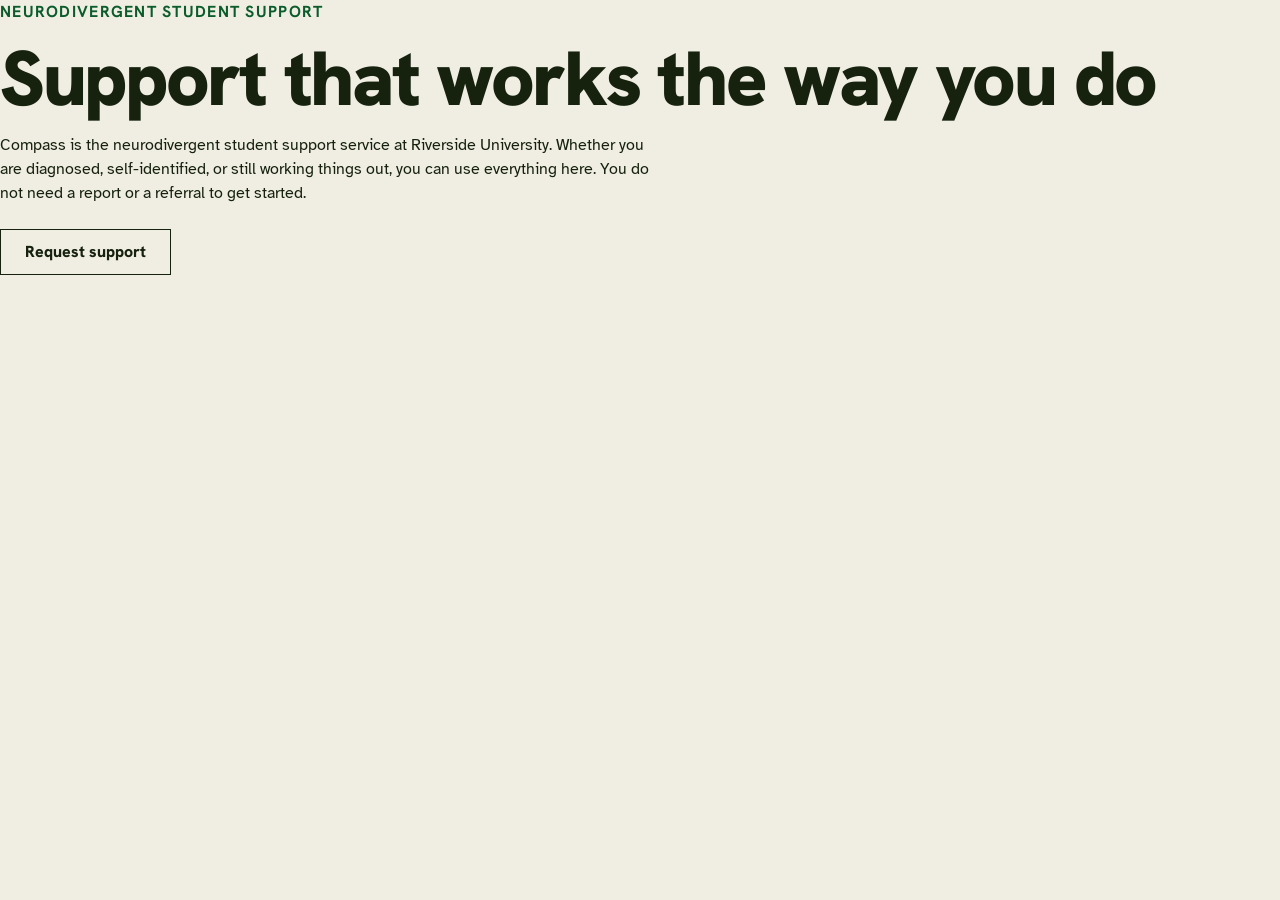
<file: 01-utility-first-starter/index.html>
<!doctype html>
<html lang="en-IE">
  <head>
    <meta charset="utf-8" />
    <meta name="viewport" content="width=device-width, initial-scale=1" />
    <title>Week 01 starter — Compass hero</title>
    <link rel="preconnect" href="https://fonts.googleapis.com" />
    <link rel="preconnect" href="https://fonts.gstatic.com" crossorigin />
    <link
      href="https://fonts.googleapis.com/css2?family=Atkinson+Hyperlegible:ital,wght@0,400;0,700;1,400;1,700&family=Hanken+Grotesk:wght@500;700;800;900&display=swap"
      rel="stylesheet"
    />
    <link rel="stylesheet" href="assets/app.css" />
  </head>
  <body class="bg-paper font-sans text-ink"></body>
    <!-- Nothing here has a class yet. Every visual decision — colour,
         type, spacing — gets added by you, one utility class at a time. -->
    <main>
      
      <p class="font-display font-bold tracking-[0.08em] text-link uppercase">
        Neurodivergent student support
      </p>
      
      <h1
          class="mt-4 font-display text-display leading-none font-black tracking-[-0.03em] text-balance">
          Support that works the way you do
        </h1>

      <p class="mt-4 max-w-[66ch] text-pretty">
        Compass is the neurodivergent student support service at Riverside
        University. Whether you are diagnosed, self-identified, or still working
        things out, you can use everything here. You do not need a report or a
        referral to get started.
      </p>

      <p class="mt-6">
        <a
          href="#"
          class="inline-block border-(length:--rule) border-ink bg-transparent px-6 py-2.5 font-display font-extrabold text-ink no-underline"
          >Request support</a
        >
      </p>

    </main>
  </body>
</html>
</file>
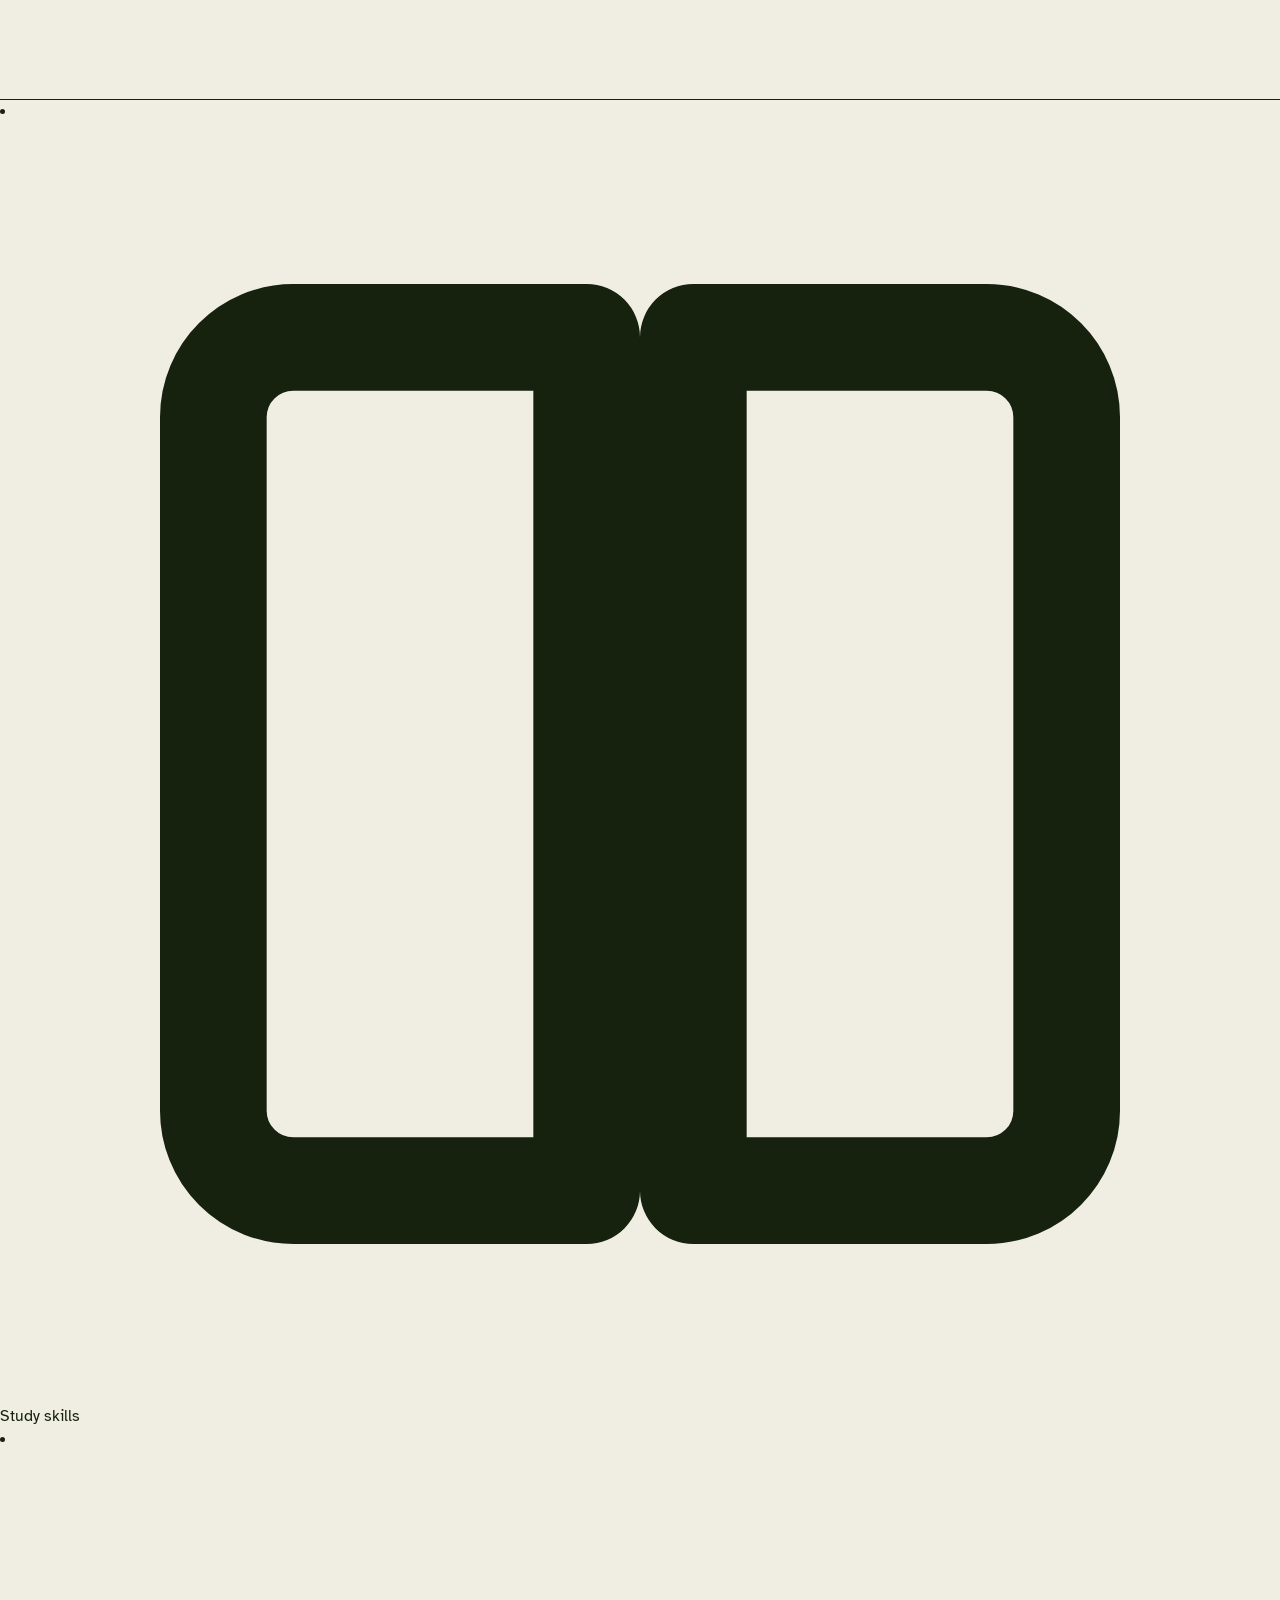
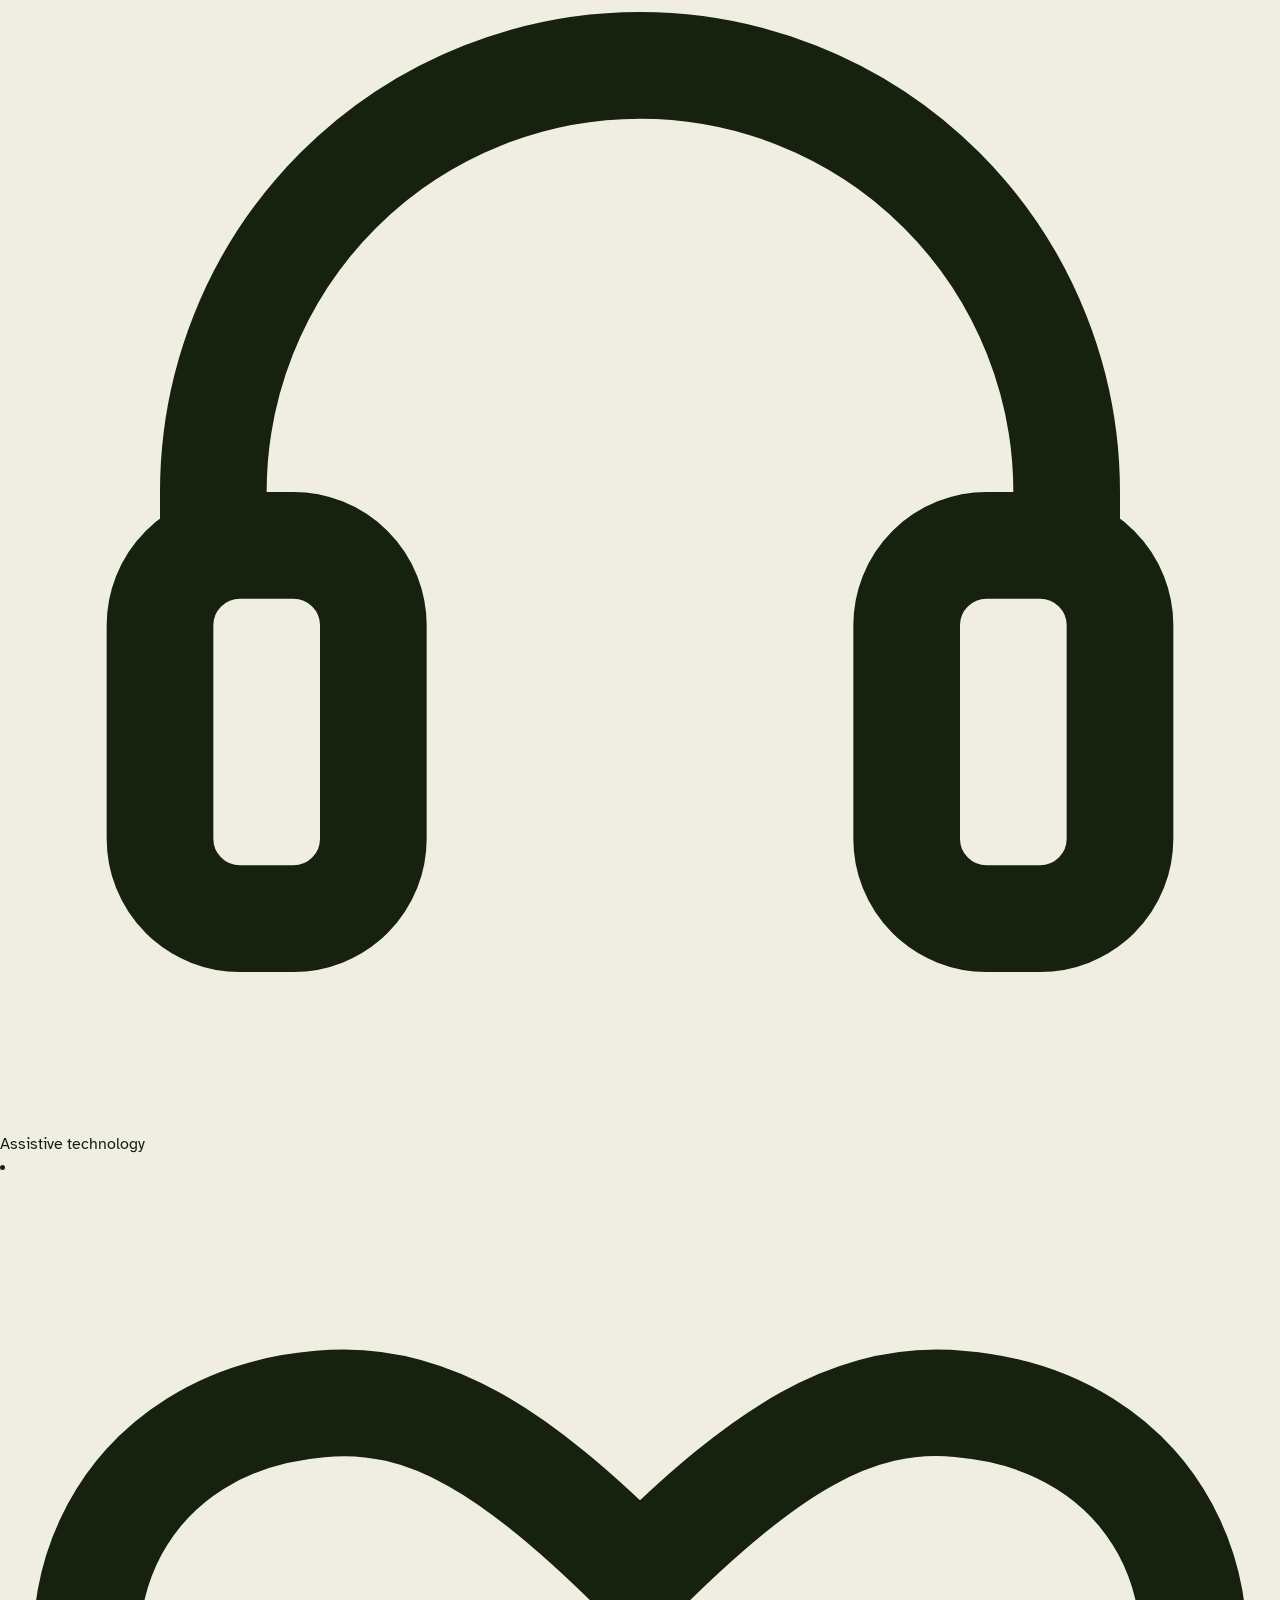
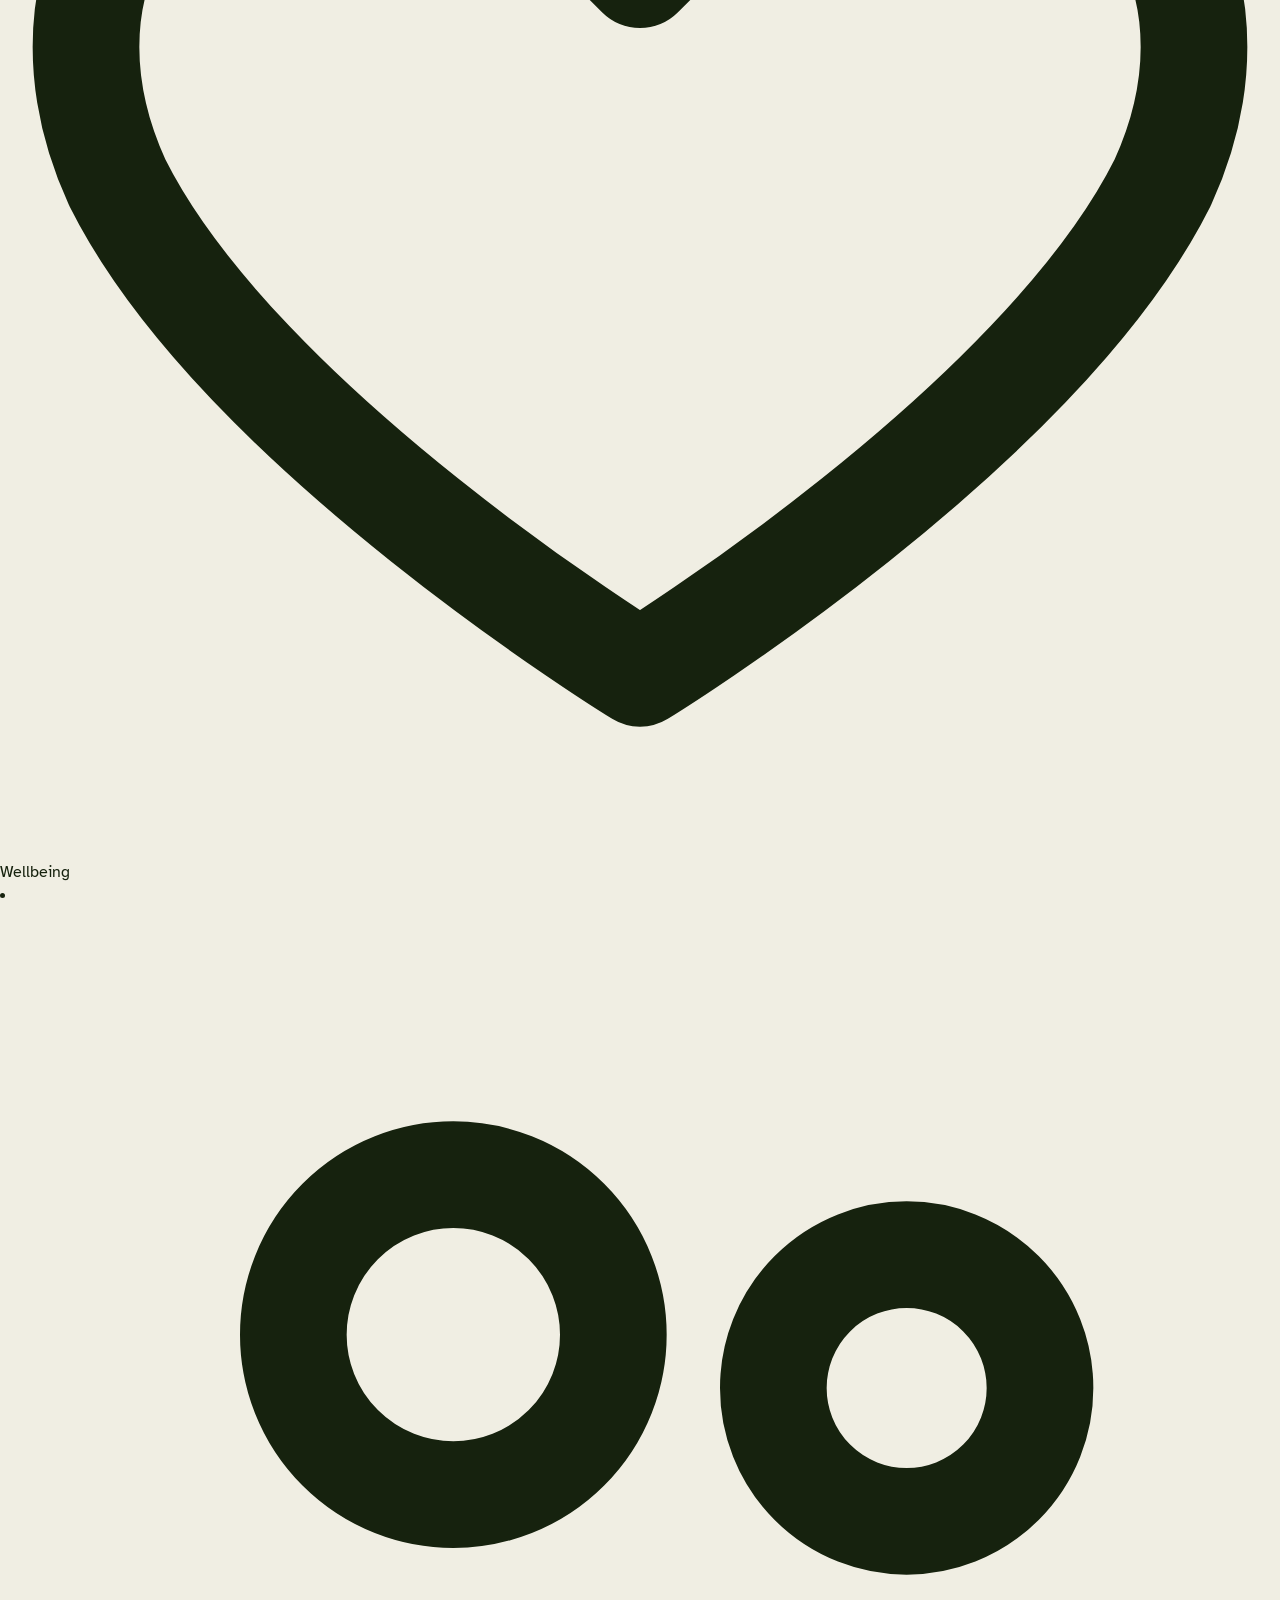
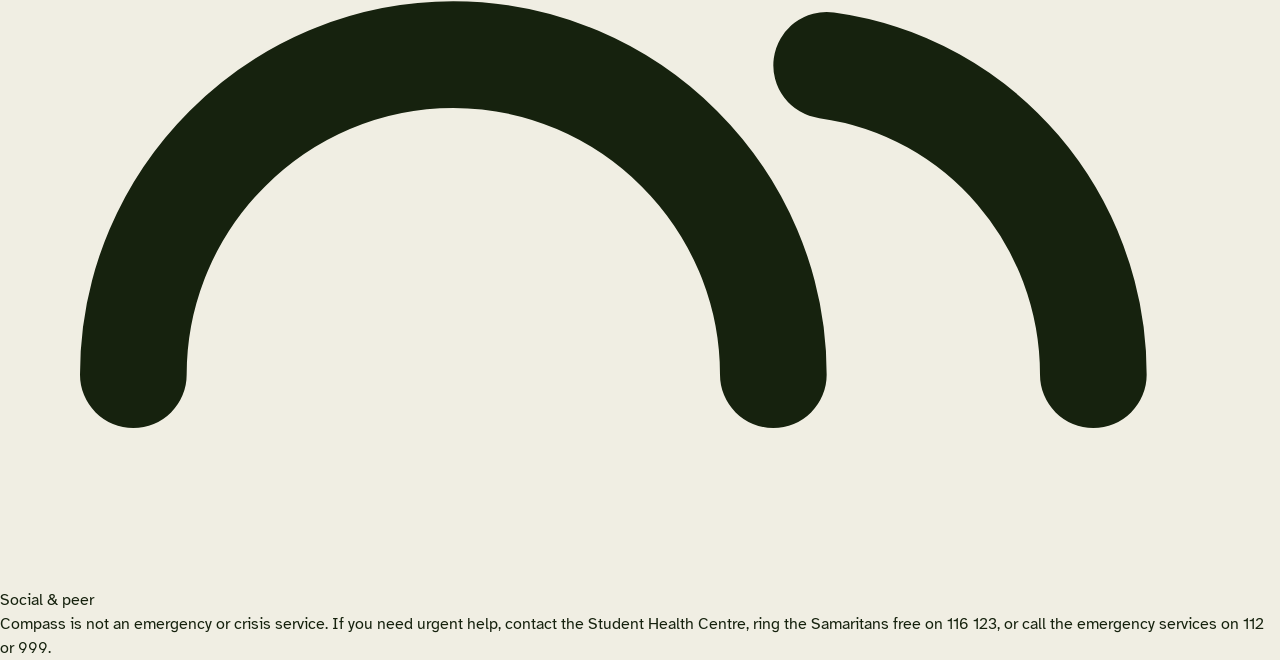
<file: 02-core-utilities-starter/index.html>
<!doctype html>
<html lang="en-IE">
  <head>
    <meta charset="utf-8" />
    <meta name="viewport" content="width=device-width, initial-scale=1" />
    <title>Week 02 starter — Compass support types &amp; crisis notice</title>
    <link rel="preconnect" href="https://fonts.googleapis.com" />
    <link rel="preconnect" href="https://fonts.gstatic.com" crossorigin />
    <link
      href="https://fonts.googleapis.com/css2?family=Atkinson+Hyperlegible:ital,wght@0,400;0,700;1,400;1,700&family=Hanken+Grotesk:wght@500;700;800;900&display=swap"
      rel="stylesheet"
    />
    <link rel="stylesheet" href="assets/app.css" />
  </head>
  <body class="bg-paper font-sans text-ink"></body>
    <!-- Nothing here has a class yet. Colour, sizing, spacing, and type all
         get added by you, one utility class at a time. -->
    <main class="py-[clamp(2rem,1.5rem+2vw,3.5rem)]"></main>
      <ul class="list-none border-t-(length:--rule) border-ink pl-0"></ul>
        <li>
          <svg
            viewBox="0 0 24 24"
            fill="none"
            stroke="currentColor"
            stroke-width="2"
            stroke-linecap="round"
            stroke-linejoin="round"
            aria-hidden="true"
          >
            <path
              d="M4 5.5C4 4.67 4.67 4 5.5 4H11v16H5.5A1.5 1.5 0 0 1 4 18.5v-13Z"
            />
            <path
              d="M20 5.5c0-.83-.67-1.5-1.5-1.5H13v16h5.5c.83 0 1.5-.67 1.5-1.5v-13Z"
            />
          </svg>
          <span>Study skills</span>
        </li>
        <li>
          <svg
            viewBox="0 0 24 24"
            fill="none"
            stroke="currentColor"
            stroke-width="2"
            stroke-linecap="round"
            stroke-linejoin="round"
            aria-hidden="true"
          >
            <path d="M4 13v-1a8 8 0 0 1 16 0v1" />
            <rect x="3" y="13" width="4" height="7" rx="1.5" />
            <rect x="17" y="13" width="4" height="7" rx="1.5" />
          </svg>
          <span>Assistive technology</span>
        </li>
        <li>
          <svg
            viewBox="0 0 24 24"
            fill="none"
            stroke="currentColor"
            stroke-width="2"
            stroke-linecap="round"
            stroke-linejoin="round"
            aria-hidden="true"
          >
            <path
              d="M12 20.5s-7.5-4.6-9.8-9.2C.6 7.8 2.4 4.5 6 4.2c2-.2 3.7.9 6 3.2 2.3-2.3 4-3.4 6-3.2 3.6.3 5.4 3.6 3.8 7.1C19.5 15.9 12 20.5 12 20.5Z"
            />
          </svg>
          <span>Wellbeing</span>
        </li>
        <li>
          <svg
            viewBox="0 0 24 24"
            fill="none"
            stroke="currentColor"
            stroke-width="2"
            stroke-linecap="round"
            stroke-linejoin="round"
            aria-hidden="true"
          >
            <circle cx="8.5" cy="8" r="3" />
            <path d="M2.5 20c0-3.3 2.7-6 6-6s6 2.7 6 6" />
            <circle cx="17" cy="9" r="2.5" />
            <path d="M15.5 14.2c2.9.4 5 2.9 5 5.8" />
          </svg>
          <span>Social &amp; peer</span>
        </li>
      </ul>
    </main>
    <footer>
      <div>
        <p>
          Compass is not an emergency or crisis service. If you need urgent
          help, contact the Student Health Centre, ring the Samaritans free on
          116 123, or call the emergency services on 112 or 999.
        </p>
      </div>
    </footer>
  </body>
</html>
</file>
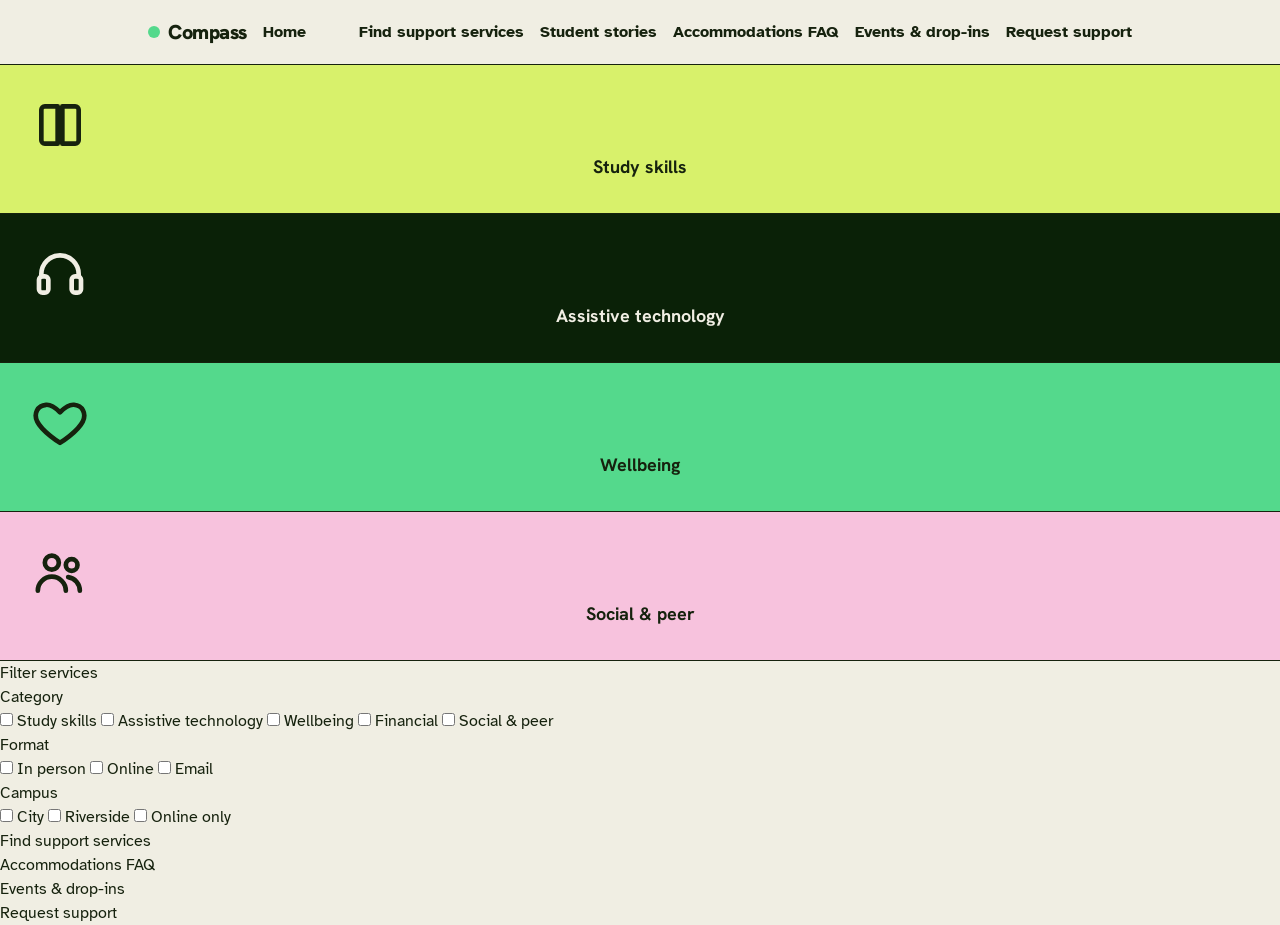
<file: 03-flexbox-starter/index.html>
<!doctype html>
<html lang="en-IE">
  <head>
    <meta charset="utf-8" />
    <meta name="viewport" content="width=device-width, initial-scale=1" />
    <title>
      Week 03 starter — Compass header/nav, support cells &amp; filter row
    </title>
    <link rel="preconnect" href="https://fonts.googleapis.com" />
    <link rel="preconnect" href="https://fonts.gstatic.com" crossorigin />
    <link
      href="https://fonts.googleapis.com/css2?family=Atkinson+Hyperlegible:ital,wght@0,400;0,700;1,400;1,700&family=Hanken+Grotesk:wght@500;700;800;900&display=swap"
      rel="stylesheet"
    />
    <link rel="stylesheet" href="assets/app.css" />
  </head>
  <body class="bg-paper font-sans text-ink">
    <!-- Base colour and type (bg-paper, font-sans, text-ink) are already
         here, same three classes as weeks 1 and 2 — nothing new to add.
         Nothing below has a layout class yet, though: the header row, the
         nav links, the support cells, and the filter row's fieldsets are
         all still in normal document flow, everything just stacking block
         by block. That's what Flexbox is for. -->

    <header>
      <div class="mx-auto flex max-w-5xl flex-wrap items-center gap-4 px-5 py-4">
       
        <a
          href="index.html"
          class="flex items-center font-display text-xl font-black tracking-tight text-ink no-underline"
        >
          <span aria-hidden="true" class="mr-2 size-3 rounded-full bg-green"></span>
          Compass
        </a>

        <nav aria-label="Primary" class="contents">
        
          <a href="index.html" aria-current="page" class="py-1 text-base font-bold text-ink no-underline">Home</a>
          
          
          <a href="find-support-services.html" class="ml-auto py-1 text-base font-bold text-ink no-underline">Find support services</a>
          <a href="student-stories.html" class="py-1 text-base font-bold text-ink no-underline">Student stories</a>
          <a href="accommodations-faq.html" class="py-1 text-base font-bold text-ink no-underline">Accommodations FAQ</a>
          <a href="events.html" class="py-1 text-base font-bold text-ink no-underline">Events &amp; drop-ins</a>
          <a href="request-support.html" class="py-1 text-base font-bold text-ink no-underline">Request support</a>
        </nav>
      </div>
    </header>


    <main>
      <!-- Colour, border, padding, and type here are exactly what you built
           in week 2 — carried over as given, so this week is only about
           the one thing that's new: the icon still sits inline next to its
           label instead of stacked above it, because nothing here is
           flex yet. -->
      <ul class="list-none border-t-(length:--rule) border-ink pl-0">
        <li
          class="border-b-(length:--rule) border-ink bg-lime p-8 text-center text-on-light"
        >
          <svg
            class="h-14 w-14"
            viewBox="0 0 24 24"
            fill="none"
            stroke="currentColor"
            stroke-width="2"
            stroke-linecap="round"
            stroke-linejoin="round"
            aria-hidden="true"
          >
            <path
              d="M4 5.5C4 4.67 4.67 4 5.5 4H11v16H5.5A1.5 1.5 0 0 1 4 18.5v-13Z"
            />
            <path
              d="M20 5.5c0-.83-.67-1.5-1.5-1.5H13v16h5.5c.83 0 1.5-.67 1.5-1.5v-13Z"
            />
          </svg>
          <span class="font-display text-lg font-bold">Study skills</span>
        </li>
        <li
          class="border-b-(length:--rule) border-ink bg-ink-deep p-8 text-center text-on-dark"
        >
          <svg
            class="h-14 w-14"
            viewBox="0 0 24 24"
            fill="none"
            stroke="currentColor"
            stroke-width="2"
            stroke-linecap="round"
            stroke-linejoin="round"
            aria-hidden="true"
          >
            <path d="M4 13v-1a8 8 0 0 1 16 0v1" />
            <rect x="3" y="13" width="4" height="7" rx="1.5" />
            <rect x="17" y="13" width="4" height="7" rx="1.5" />
          </svg>
          <span class="font-display text-lg font-bold"
            >Assistive technology</span
          >
        </li>
        <li
          class="border-b-(length:--rule) border-ink bg-green p-8 text-center text-on-light"
        >
          <svg
            class="h-14 w-14"
            viewBox="0 0 24 24"
            fill="none"
            stroke="currentColor"
            stroke-width="2"
            stroke-linecap="round"
            stroke-linejoin="round"
            aria-hidden="true"
          >
            <path
              d="M12 20.5s-7.5-4.6-9.8-9.2C.6 7.8 2.4 4.5 6 4.2c2-.2 3.7.9 6 3.2 2.3-2.3 4-3.4 6-3.2 3.6.3 5.4 3.6 3.8 7.1C19.5 15.9 12 20.5 12 20.5Z"
            />
          </svg>
          <span class="font-display text-lg font-bold">Wellbeing</span>
        </li>
        <li
          class="border-b-(length:--rule) border-ink bg-pink p-8 text-center text-on-light"
        >
          <svg
            class="h-14 w-14"
            viewBox="0 0 24 24"
            fill="none"
            stroke="currentColor"
            stroke-width="2"
            stroke-linecap="round"
            stroke-linejoin="round"
            aria-hidden="true"
          >
            <circle cx="8.5" cy="8" r="3" />
            <path d="M2.5 20c0-3.3 2.7-6 6-6s6 2.7 6 6" />
            <circle cx="17" cy="9" r="2.5" />
            <path d="M15.5 14.2c2.9.4 5 2.9 5 5.8" />
          </svg>
          <span class="font-display text-lg font-bold">Social &amp; peer</span>
        </li>
      </ul>

      <form aria-labelledby="filter-heading" method="get" action="#">
        <h2 id="filter-heading">Filter services</h2>

        <div>
          <fieldset>
            <legend>Category</legend>
            <label
              ><input type="checkbox" name="category" value="study-skills" />
              Study skills</label
            >
            <label
              ><input type="checkbox" name="category" value="assistive-tech" />
              Assistive technology</label
            >
            <label
              ><input type="checkbox" name="category" value="wellbeing" />
              Wellbeing</label
            >
            <label
              ><input type="checkbox" name="category" value="financial" />
              Financial</label
            >
            <label
              ><input type="checkbox" name="category" value="social" /> Social
              &amp; peer</label
            >
          </fieldset>

          <fieldset>
            <legend>Format</legend>
            <label
              ><input type="checkbox" name="format" value="in-person" /> In
              person</label
            >
            <label
              ><input type="checkbox" name="format" value="online" />
              Online</label
            >
            <label
              ><input type="checkbox" name="format" value="email" />
              Email</label
            >
          </fieldset>

          <fieldset>
            <legend>Campus</legend>
            <label
              ><input type="checkbox" name="campus" value="city" /> City</label
            >
            <label
              ><input type="checkbox" name="campus" value="riverside" />
              Riverside</label
            >
            <label
              ><input type="checkbox" name="campus" value="online-only" />
              Online only</label
            >
          </fieldset>
        </div>
      </form>
    </main>

    <!-- Homework target: build this into a real footer link list using
         gap-x-*/gap-y-*. Nothing here has a class yet either. -->
    <footer>
      <nav aria-label="Footer">
        <ul>
          <li>
            <a href="find-support-services.html">Find support services</a>
          </li>
          <li><a href="accommodations-faq.html">Accommodations FAQ</a></li>
          <li><a href="events.html">Events &amp; drop-ins</a></li>
          <li><a href="request-support.html">Request support</a></li>
        </ul>
      </nav>
    </footer>
  </body>
</html>
</file>
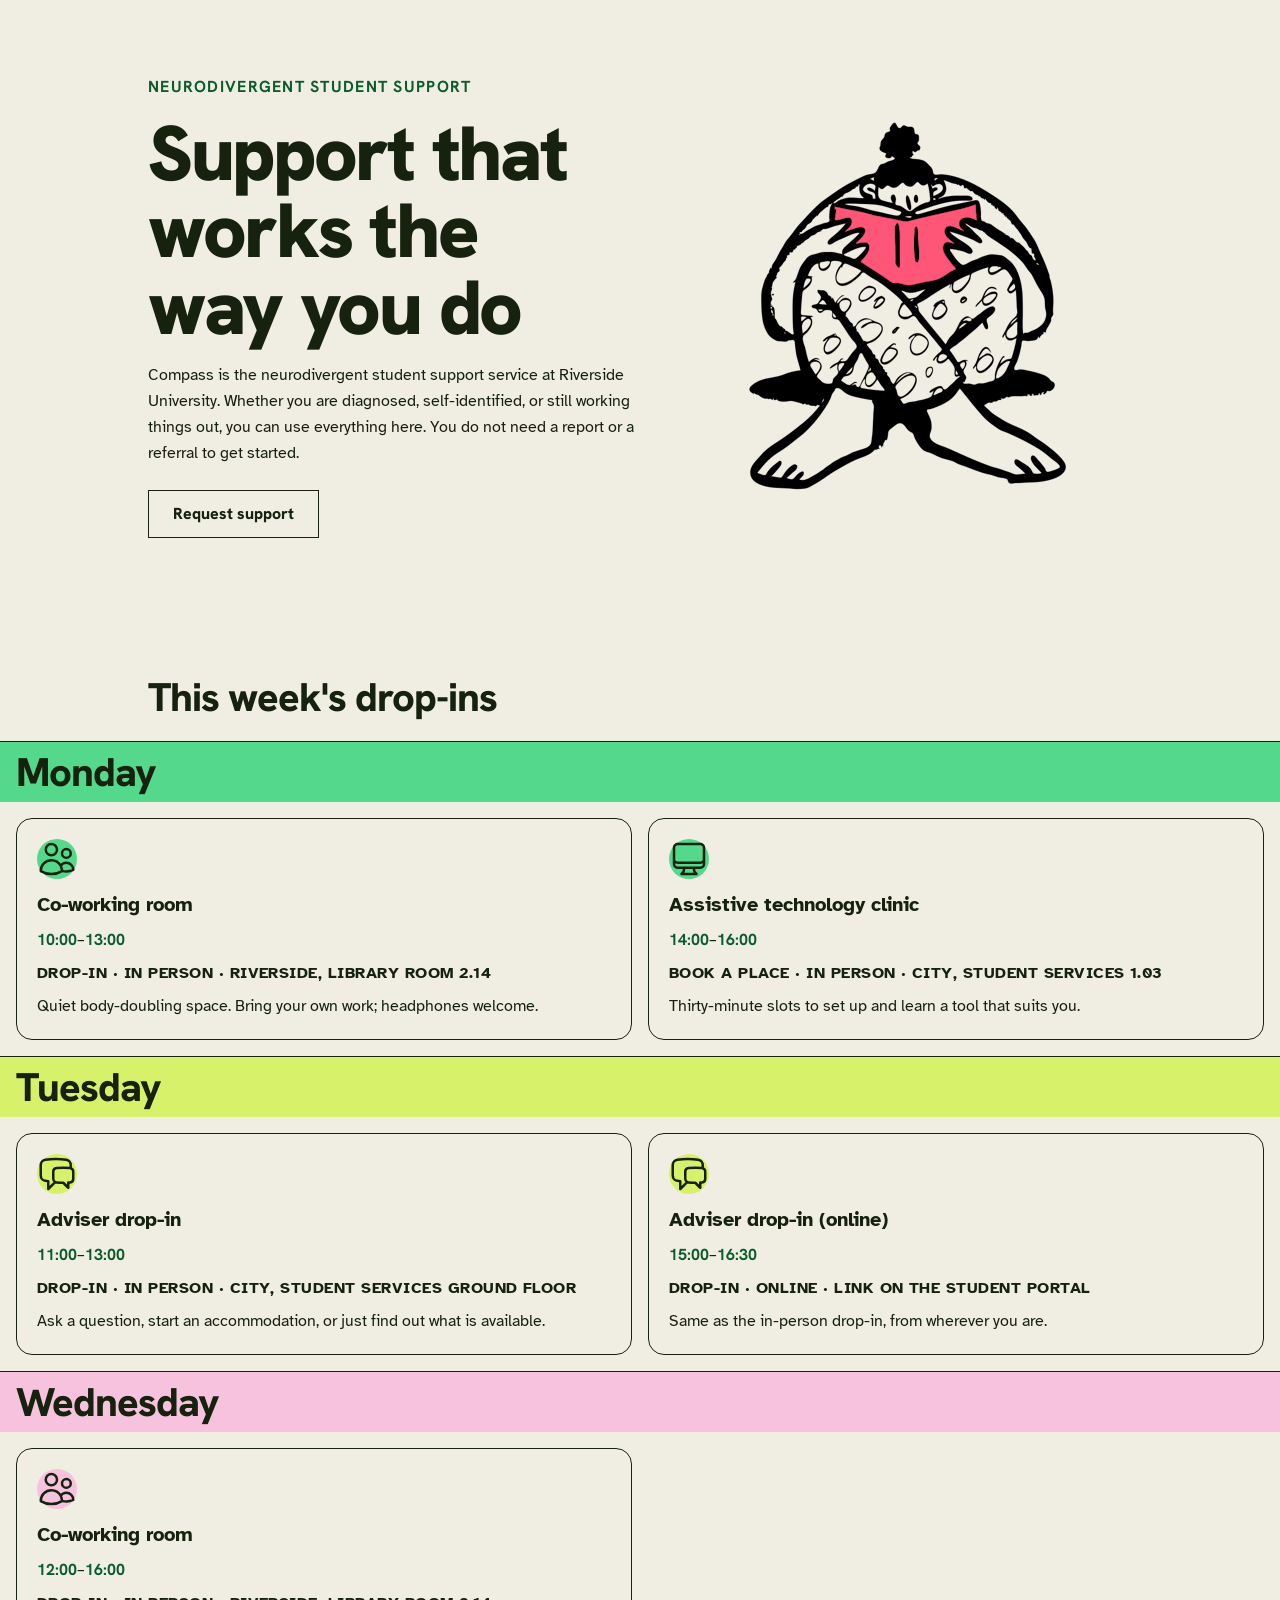
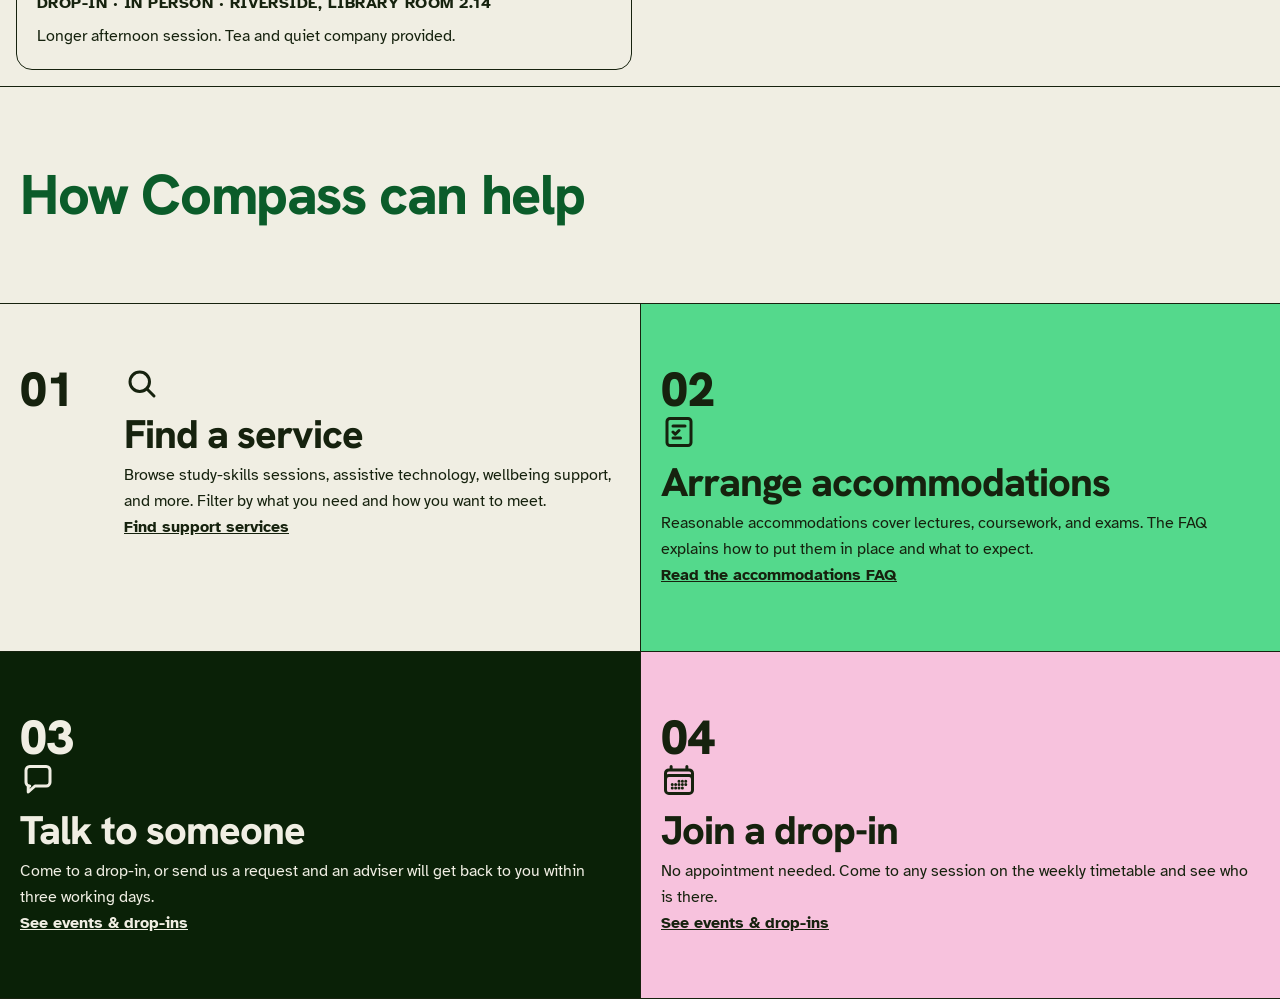
<file: 04-grid-starter/index.html>
<!doctype html>
<html lang="en-IE">
  <head>
    <meta charset="utf-8" />
    <meta name="viewport" content="width=device-width, initial-scale=1" />
    <title>
      Week 04 starter — Compass hero, events days &amp; numbered rows
    </title>
    <link rel="preconnect" href="https://fonts.googleapis.com" />
    <link rel="preconnect" href="https://fonts.gstatic.com" crossorigin />
    <link
      href="https://fonts.googleapis.com/css2?family=Atkinson+Hyperlegible:ital,wght@0,400;0,700;1,400;1,700&family=Hanken+Grotesk:wght@500;700;800;900&display=swap"
      rel="stylesheet"
    />
    <link rel="stylesheet" href="assets/app.css" />
  </head>
  <body class="bg-paper font-sans leading-relaxed text-ink">
    <!-- Colour, type, spacing and borders are already here, carried over
         from weeks 1 to 3. Nothing below has a layout class yet, so
         everything just stacks. That's what this week fixes. Three targets, in
         order: the hero, the events day sections, the numbered rows. -->
    <main>
      <!-- Target 1: hero. Week 1's text, plus Compass's doodle. -->
      <section aria-labelledby="intro-heading">
        <div class="mx-auto grid max-w-5xl grid-cols-[1.1fr_0.9fr] items-center gap-10 px-5 py-[clamp(2.5rem,1.5rem+4vw,5rem)]">
          <div>
            <p
              class="font-display text-base font-bold tracking-[0.08em] text-link uppercase"
            >
              Neurodivergent student support
            </p>
            <h1
              id="intro-heading"
              class="mt-4 font-display text-display leading-none font-black tracking-[-0.03em] text-balance"
            >
              Support that works the way you do
            </h1>
            <p class="mt-4 max-w-[66ch] text-pretty">
              Compass is the neurodivergent student support service at Riverside
              University. Whether you are diagnosed, self-identified, or still
              working things out, you can use everything here. You do not need a
              report or a referral to get started.
            </p>
            <p class="mt-6">
              <a
                class="inline-block border-(length:--rule) border-ink bg-transparent px-6 py-2.5 font-display font-extrabold text-ink no-underline"
                href="#"
                >Request support</a
              >
            </p>
          </div>
          <div class="mx-auto w-full max-w-sm">
            <img
              src="images/hero-student-doodle.png"
              alt=""
              width="359"
              height="400"
            />
          </div>
        </div>
      </section>

      <!-- Target 2: events. Three of Compass's day sections. -->
      <h2
        class="mx-auto max-w-5xl px-5 pt-16 pb-6 font-display text-h2 leading-none font-extrabold tracking-tight"
      >
        This week's drop-ins
      </h2>
      <div class="border-t-(length:--rule) border-ink">
        <section
          class="border-b-(length:--rule) border-ink bg-paper"
          aria-labelledby="mon-heading"
        >
          <h2
            id="mon-heading"
            class="m-0 flex items-center gap-2 bg-green px-4 py-2.5 font-display text-h2 leading-none font-extrabold tracking-tight text-on-light"
          >
            Monday
          </h2>
          <div class="grid grid-cols-2 gap-4 p-4">
            <article
              class="flex flex-col gap-2 rounded-2xl border-(length:--rule) border-ink bg-paper p-5"
            >
              <span
                class="mb-1 inline-flex h-10 w-10 items-center justify-center rounded-full bg-green text-on-light"
                aria-hidden="true"
              >
                <svg
                  viewBox="0 0 24 24"
                  fill="none"
                  stroke="currentColor"
                  stroke-width="1.5"
                  stroke-linecap="round"
                  stroke-linejoin="round"
                >
                  <path
                    d="M15 19.1276C15.8329 19.37 16.7138 19.5 17.625 19.5C19.1037 19.5 20.5025 19.1576 21.7464 18.5478C21.7488 18.4905 21.75 18.4329 21.75 18.375C21.75 16.0968 19.9031 14.25 17.625 14.25C16.2069 14.25 14.956 14.9655 14.2136 16.0552M15 19.1276V19.125C15 18.0121 14.7148 16.9658 14.2136 16.0552M15 19.1276C15 19.1632 14.9997 19.1988 14.9991 19.2343C13.1374 20.3552 10.9565 21 8.625 21C6.29353 21 4.11264 20.3552 2.25092 19.2343C2.25031 19.198 2.25 19.1615 2.25 19.125C2.25 15.6042 5.10418 12.75 8.625 12.75C11.0329 12.75 13.129 14.085 14.2136 16.0552M12 6.375C12 8.23896 10.489 9.75 8.625 9.75C6.76104 9.75 5.25 8.23896 5.25 6.375C5.25 4.51104 6.76104 3 8.625 3C10.489 3 12 4.51104 12 6.375ZM20.25 8.625C20.25 10.0747 19.0747 11.25 17.625 11.25C16.1753 11.25 15 10.0747 15 8.625C15 7.17525 16.1753 6 17.625 6C19.0747 6 20.25 7.17525 20.25 8.625Z"
                  />
                </svg>
              </span>
              <h3 class="m-0 text-xl font-black">Co-working room</h3>
              <p>
                <time datetime="10:00" class="font-display font-bold text-link"
                  >10:00</time
                >&ndash;<time
                  datetime="13:00"
                  class="font-display font-bold text-link"
                  >13:00</time
                >
              </p>
              <p class="text-base font-bold tracking-[0.03em] uppercase">
                Drop-in &middot; In person &middot; Riverside, Library room 2.14
              </p>
              <p>
                Quiet body-doubling space. Bring your own work; headphones
                welcome.
              </p>
            </article>
            <article
              class="flex flex-col gap-2 rounded-2xl border-(length:--rule) border-ink bg-paper p-5"
            >
              <span
                class="mb-1 inline-flex h-10 w-10 items-center justify-center rounded-full bg-green text-on-light"
                aria-hidden="true"
              >
                <svg
                  viewBox="0 0 24 24"
                  fill="none"
                  stroke="currentColor"
                  stroke-width="1.5"
                  stroke-linecap="round"
                  stroke-linejoin="round"
                >
                  <path
                    d="M9 17.25V18.2574C9 19.053 8.68393 19.8161 8.12132 20.3787L7.5 21H16.5L15.8787 20.3787C15.3161 19.8161 15 19.053 15 18.2574V17.25M21 5.25V15C21 16.2426 19.9926 17.25 18.75 17.25H5.25C4.00736 17.25 3 16.2426 3 15V5.25M21 5.25C21 4.00736 19.9926 3 18.75 3H5.25C4.00736 3 3 4.00736 3 5.25M21 5.25V12C21 13.2426 19.9926 14.25 18.75 14.25H5.25C4.00736 14.25 3 13.2426 3 12V5.25"
                  />
                </svg>
              </span>
              <h3 class="m-0 text-xl font-black">
                Assistive technology clinic
              </h3>
              <p>
                <time datetime="14:00" class="font-display font-bold text-link"
                  >14:00</time
                >&ndash;<time
                  datetime="16:00"
                  class="font-display font-bold text-link"
                  >16:00</time
                >
              </p>
              <p class="text-base font-bold tracking-[0.03em] uppercase">
                Book a place &middot; In person &middot; City, Student Services
                1.03
              </p>
              <p>
                Thirty-minute slots to set up and learn a tool that suits you.
              </p>
            </article>
          </div>
        </section>
        <section
          class="border-b-(length:--rule) border-ink bg-paper"
          aria-labelledby="tue-heading"
        >
          <h2
            id="tue-heading"
            class="m-0 flex items-center gap-2 bg-lime px-4 py-2.5 font-display text-h2 leading-none font-extrabold tracking-tight text-on-light"
          >
            Tuesday
          </h2>
          <div class="grid grid-cols-2 gap-4 p-4">
            <article
              class="flex flex-col gap-2 rounded-2xl border-(length:--rule) border-ink bg-paper p-5"
            >
              <span
                class="mb-1 inline-flex h-10 w-10 items-center justify-center rounded-full bg-lime text-on-light"
                aria-hidden="true"
              >
                <svg
                  viewBox="0 0 24 24"
                  fill="none"
                  stroke="currentColor"
                  stroke-width="1.5"
                  stroke-linecap="round"
                  stroke-linejoin="round"
                >
                  <path
                    d="M20.25 8.51104C21.1341 8.79549 21.75 9.6392 21.75 10.6082V14.8938C21.75 16.0304 20.9026 16.9943 19.7697 17.0867C19.4308 17.1144 19.0909 17.1386 18.75 17.1592V20.25L15.75 17.25C14.3963 17.25 13.0556 17.1948 11.7302 17.0866C11.4319 17.0623 11.1534 16.9775 10.9049 16.8451M20.25 8.51104C20.0986 8.46232 19.9393 8.43 19.7739 8.41628C18.4472 8.30616 17.1051 8.25 15.75 8.25C14.3948 8.25 13.0528 8.30616 11.7261 8.41627C10.595 8.51015 9.75 9.47323 9.75 10.6082V14.8937C9.75 15.731 10.2099 16.4746 10.9049 16.8451M20.25 8.51104V6.63731C20.25 5.01589 19.0983 3.61065 17.4903 3.40191C15.4478 3.13676 13.365 3 11.2503 3C9.13533 3 7.05233 3.13678 5.00963 3.40199C3.40173 3.61074 2.25 5.01598 2.25 6.63738V12.8626C2.25 14.484 3.40173 15.8893 5.00964 16.098C5.58661 16.1729 6.16679 16.2376 6.75 16.2918V21L10.9049 16.8451"
                  />
                </svg>
              </span>
              <h3 class="m-0 text-xl font-black">Adviser drop-in</h3>
              <p>
                <time datetime="11:00" class="font-display font-bold text-link"
                  >11:00</time
                >&ndash;<time
                  datetime="13:00"
                  class="font-display font-bold text-link"
                  >13:00</time
                >
              </p>
              <p class="text-base font-bold tracking-[0.03em] uppercase">
                Drop-in &middot; In person &middot; City, Student Services
                ground floor
              </p>
              <p>
                Ask a question, start an accommodation, or just find out what is
                available.
              </p>
            </article>
            <article
              class="flex flex-col gap-2 rounded-2xl border-(length:--rule) border-ink bg-paper p-5"
            >
              <span
                class="mb-1 inline-flex h-10 w-10 items-center justify-center rounded-full bg-lime text-on-light"
                aria-hidden="true"
              >
                <svg
                  viewBox="0 0 24 24"
                  fill="none"
                  stroke="currentColor"
                  stroke-width="1.5"
                  stroke-linecap="round"
                  stroke-linejoin="round"
                >
                  <path
                    d="M20.25 8.51104C21.1341 8.79549 21.75 9.6392 21.75 10.6082V14.8938C21.75 16.0304 20.9026 16.9943 19.7697 17.0867C19.4308 17.1144 19.0909 17.1386 18.75 17.1592V20.25L15.75 17.25C14.3963 17.25 13.0556 17.1948 11.7302 17.0866C11.4319 17.0623 11.1534 16.9775 10.9049 16.8451M20.25 8.51104C20.0986 8.46232 19.9393 8.43 19.7739 8.41628C18.4472 8.30616 17.1051 8.25 15.75 8.25C14.3948 8.25 13.0528 8.30616 11.7261 8.41627C10.595 8.51015 9.75 9.47323 9.75 10.6082V14.8937C9.75 15.731 10.2099 16.4746 10.9049 16.8451M20.25 8.51104V6.63731C20.25 5.01589 19.0983 3.61065 17.4903 3.40191C15.4478 3.13676 13.365 3 11.2503 3C9.13533 3 7.05233 3.13678 5.00963 3.40199C3.40173 3.61074 2.25 5.01598 2.25 6.63738V12.8626C2.25 14.484 3.40173 15.8893 5.00964 16.098C5.58661 16.1729 6.16679 16.2376 6.75 16.2918V21L10.9049 16.8451"
                  />
                </svg>
              </span>
              <h3 class="m-0 text-xl font-black">Adviser drop-in (online)</h3>
              <p>
                <time datetime="15:00" class="font-display font-bold text-link"
                  >15:00</time
                >&ndash;<time
                  datetime="16:30"
                  class="font-display font-bold text-link"
                  >16:30</time
                >
              </p>
              <p class="text-base font-bold tracking-[0.03em] uppercase">
                Drop-in &middot; Online &middot; Link on the student portal
              </p>
              <p>Same as the in-person drop-in, from wherever you are.</p>
            </article>
          </div>
        </section>
        <section
          class="border-b-(length:--rule) border-ink bg-paper"
          aria-labelledby="wed-heading"
        >
          <h2
            id="wed-heading"
            class="m-0 flex items-center gap-2 bg-pink px-4 py-2.5 font-display text-h2 leading-none font-extrabold tracking-tight text-on-light"
          >
            Wednesday
          </h2>
          <div class="grid grid-cols-2 gap-4 p-4">
            <article
              class="flex flex-col gap-2 rounded-2xl border-(length:--rule) border-ink bg-paper p-5"
            >
              <span
                class="mb-1 inline-flex h-10 w-10 items-center justify-center rounded-full bg-pink text-on-light"
                aria-hidden="true"
              >
                <svg
                  viewBox="0 0 24 24"
                  fill="none"
                  stroke="currentColor"
                  stroke-width="1.5"
                  stroke-linecap="round"
                  stroke-linejoin="round"
                >
                  <path
                    d="M15 19.1276C15.8329 19.37 16.7138 19.5 17.625 19.5C19.1037 19.5 20.5025 19.1576 21.7464 18.5478C21.7488 18.4905 21.75 18.4329 21.75 18.375C21.75 16.0968 19.9031 14.25 17.625 14.25C16.2069 14.25 14.956 14.9655 14.2136 16.0552M15 19.1276V19.125C15 18.0121 14.7148 16.9658 14.2136 16.0552M15 19.1276C15 19.1632 14.9997 19.1988 14.9991 19.2343C13.1374 20.3552 10.9565 21 8.625 21C6.29353 21 4.11264 20.3552 2.25092 19.2343C2.25031 19.198 2.25 19.1615 2.25 19.125C2.25 15.6042 5.10418 12.75 8.625 12.75C11.0329 12.75 13.129 14.085 14.2136 16.0552M12 6.375C12 8.23896 10.489 9.75 8.625 9.75C6.76104 9.75 5.25 8.23896 5.25 6.375C5.25 4.51104 6.76104 3 8.625 3C10.489 3 12 4.51104 12 6.375ZM20.25 8.625C20.25 10.0747 19.0747 11.25 17.625 11.25C16.1753 11.25 15 10.0747 15 8.625C15 7.17525 16.1753 6 17.625 6C19.0747 6 20.25 7.17525 20.25 8.625Z"
                  />
                </svg>
              </span>
              <h3 class="m-0 text-xl font-black">Co-working room</h3>
              <p>
                <time datetime="12:00" class="font-display font-bold text-link"
                  >12:00</time
                >&ndash;<time
                  datetime="16:00"
                  class="font-display font-bold text-link"
                  >16:00</time
                >
              </p>
              <p class="text-base font-bold tracking-[0.03em] uppercase">
                Drop-in &middot; In person &middot; Riverside, Library room 2.14
              </p>
              <p>Longer afternoon session. Tea and quiet company provided.</p>
            </article>
          </div>
        </section>
      </div>

      <!-- Target 3: numbered rows. The hairlines (border-t, border-l) look
           odd while the rows stack, and right once they sit in two
           columns. -->
      <section aria-labelledby="help-heading">
        <div class="px-5 py-20">
          <div aria-hidden="true"></div>
          <h2
            id="help-heading"
            class="font-display text-[clamp(2.25rem,1.75rem+2.2vw,3.5rem)] leading-none font-extrabold tracking-tight text-link"
          >
            How Compass can help
          </h2>
        </div>
        <ul class="grid grid-cols-2 border-y-(length:--rule) border-ink">
          <li class="bg-paper text-ink">
            <div class="grid grid-cols-[minmax(5rem,12%)_1fr] gap-6 px-5 py-[clamp(2.25rem,1.5rem+3vw,4rem)]">
              <span
                class="font-display text-[clamp(2rem,1.5rem+2vw,3rem)] leading-none font-black"
                aria-hidden="true"
                >01</span
              >
              <div>
                <svg
                  class="mb-3 h-9 w-9"
                  viewBox="0 0 24 24"
                  fill="none"
                  stroke="currentColor"
                  stroke-width="2"
                  stroke-linecap="round"
                  stroke-linejoin="round"
                  aria-hidden="true"
                >
                  <circle cx="10.5" cy="10.5" r="6.5" />
                  <path d="M20 20l-4.8-4.8" />
                </svg>
                <h3
                  class="mb-2 font-display text-h2 leading-none font-extrabold tracking-tight text-balance"
                >
                  Find a service
                </h3>
                <p>
                  Browse study-skills sessions, assistive technology, wellbeing
                  support, and more. Filter by what you need and how you want to
                  meet.
                </p>
                <p>
                  <a
                    class="font-bold text-inherit underline"
                    href="find-support-services.html"
                    >Find support services</a
                  >
                </p>
              </div>
            </div>
          </li>
          <li
            class="border-l-(length:--rule) border-ink bg-green text-on-light"
          >
            <div class="px-5 py-[clamp(2.25rem,1.5rem+3vw,4rem)]">
              <span
                class="font-display text-[clamp(2rem,1.5rem+2vw,3rem)] leading-none font-black"
                aria-hidden="true"
                >02</span
              >
              <div>
                <svg
                  class="mb-3 h-9 w-9"
                  viewBox="0 0 24 24"
                  fill="none"
                  stroke="currentColor"
                  stroke-width="2"
                  stroke-linecap="round"
                  stroke-linejoin="round"
                  aria-hidden="true"
                >
                  <rect x="4" y="3" width="16" height="18" rx="2" />
                  <path d="M8 8h8M8 12l1.5 1.5L12 11M8 16h5" />
                </svg>
                <h3
                  class="mb-2 font-display text-h2 leading-none font-extrabold tracking-tight text-balance"
                >
                  Arrange accommodations
                </h3>
                <p>
                  Reasonable accommodations cover lectures, coursework, and
                  exams. The FAQ explains how to put them in place and what to
                  expect.
                </p>
                <p>
                  <a
                    class="font-bold text-inherit underline"
                    href="accommodations-faq.html"
                    >Read the accommodations FAQ</a
                  >
                </p>
              </div>
            </div>
          </li>
          <li
            class="border-t-(length:--rule) border-ink bg-ink-deep text-on-dark"
          >
            <div class="px-5 py-[clamp(2.25rem,1.5rem+3vw,4rem)]">
              <span
                class="font-display text-[clamp(2rem,1.5rem+2vw,3rem)] leading-none font-black"
                aria-hidden="true"
                >03</span
              >
              <div>
                <svg
                  class="mb-3 h-9 w-9"
                  viewBox="0 0 24 24"
                  fill="none"
                  stroke="currentColor"
                  stroke-width="2"
                  stroke-linecap="round"
                  stroke-linejoin="round"
                  aria-hidden="true"
                >
                  <path
                    d="M4 5.5A2.5 2.5 0 0 1 6.5 3h11A2.5 2.5 0 0 1 20 5.5v8A2.5 2.5 0 0 1 17.5 16H10l-4.5 4v-4H6.5A2.5 2.5 0 0 1 4 13.5v-8Z"
                  />
                </svg>
                <h3
                  class="mb-2 font-display text-h2 leading-none font-extrabold tracking-tight text-balance"
                >
                  Talk to someone
                </h3>
                <p>
                  Come to a drop-in, or send us a request and an adviser will
                  get back to you within three working days.
                </p>
                <p>
                  <a class="font-bold text-inherit underline" href="events.html"
                    >See events &amp; drop-ins</a
                  >
                </p>
              </div>
            </div>
          </li>
          <li
            class="border-t-(length:--rule) border-l-(length:--rule) border-ink bg-pink text-on-light"
          >
            <div class="px-5 py-[clamp(2.25rem,1.5rem+3vw,4rem)]">
              <span
                class="font-display text-[clamp(2rem,1.5rem+2vw,3rem)] leading-none font-black"
                aria-hidden="true"
                >04</span
              >
              <div>
                <svg
                  class="mb-3 h-9 w-9"
                  viewBox="0 0 24 24"
                  fill="none"
                  stroke="currentColor"
                  stroke-width="2"
                  stroke-linecap="round"
                  stroke-linejoin="round"
                  aria-hidden="true"
                >
                  <path
                    d="M6.75 3V5.25M17.25 3V5.25M3 18.75V7.5C3 6.25736 4.00736 5.25 5.25 5.25H18.75C19.9926 5.25 21 6.25736 21 7.5V18.75M3 18.75C3 19.9926 4.00736 21 5.25 21H18.75C19.9926 21 21 19.9926 21 18.75M3 18.75V11.25C3 10.0074 4.00736 9 5.25 9H18.75C19.9926 9 21 10.0074 21 11.25V18.75M12 12.75H12.0075V12.7575H12V12.75ZM12 15H12.0075V15.0075H12V15ZM12 17.25H12.0075V17.2575H12V17.25ZM9.75 15H9.7575V15.0075H9.75V15ZM9.75 17.25H9.7575V17.2575H9.75V17.25ZM7.5 15H7.5075V15.0075H7.5V15ZM7.5 17.25H7.5075V17.2575H7.5V17.25ZM14.25 12.75H14.2575V12.7575H14.25V12.75ZM14.25 15H14.2575V15.0075H14.25V15ZM14.25 17.25H14.2575V17.2575H14.25V17.25ZM16.5 12.75H16.5075V12.7575H16.5V12.75ZM16.5 15H16.5075V15.0075H16.5V15Z"
                  />
                </svg>
                <h3
                  class="mb-2 font-display text-h2 leading-none font-extrabold tracking-tight text-balance"
                >
                  Join a drop-in
                </h3>
                <p>
                  No appointment needed. Come to any session on the weekly
                  timetable and see who is there.
                </p>
                <p>
                  <a class="font-bold text-inherit underline" href="events.html"
                    >See events &amp; drop-ins</a
                  >
                </p>
              </div>
            </div>
          </li>
        </ul>
      </section>
    </main>
  </body>
</html>
</file>
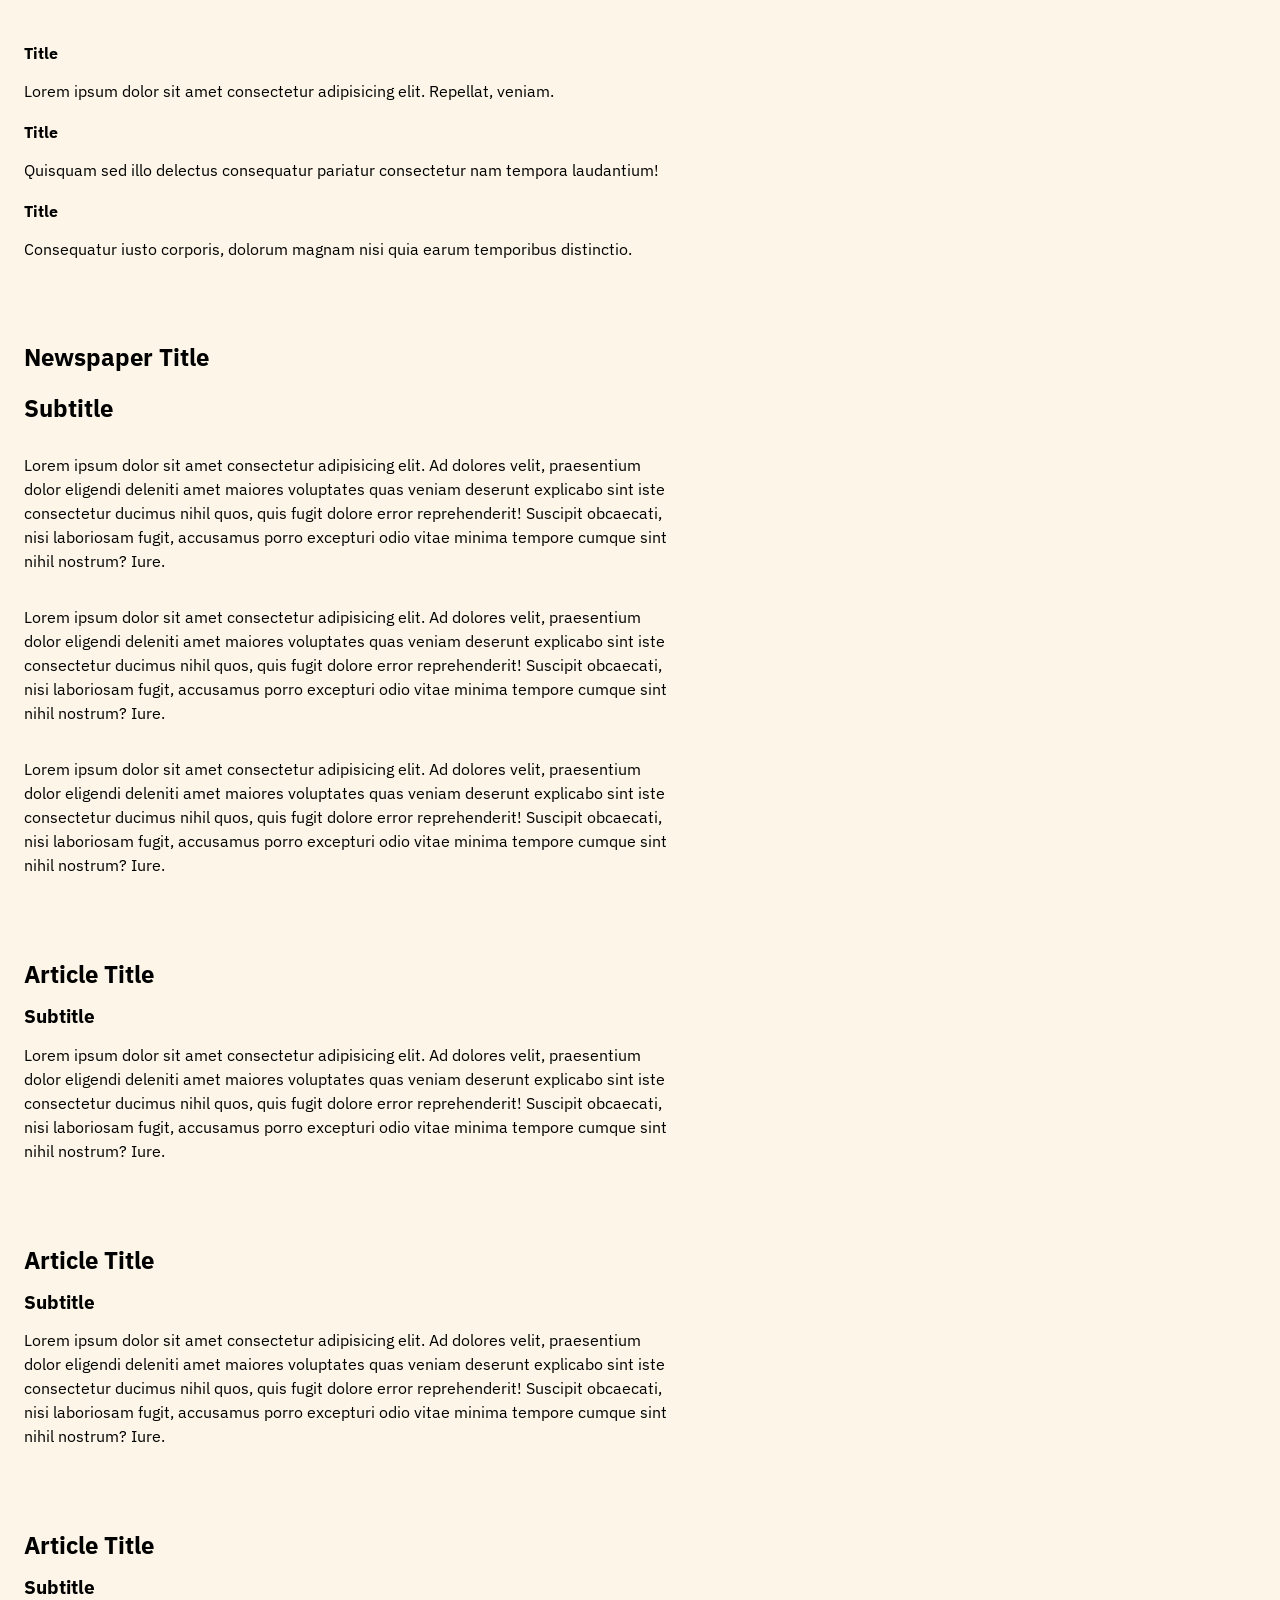
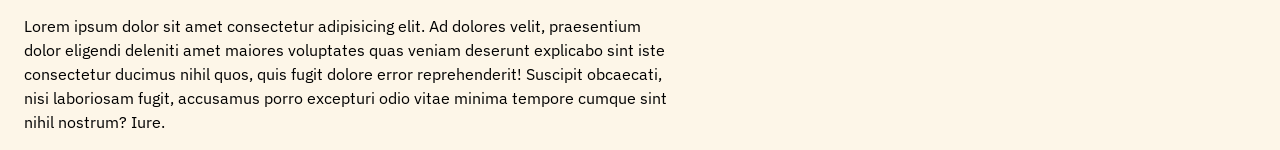
<file: IXD_1/IXD_1/index.html>
<!doctype html>
<html lang="en">
	<head>
		<meta charset="UTF-8" />
		<meta name="viewport" content="width=device-width, initial-scale=1.0" />
		<link rel="stylesheet" href="css/style.css" />
		<link rel="preconnect" href="https://fonts.googleapis.com" />
		<link rel="preconnect" href="https://fonts.gstatic.com" crossorigin />
		<link rel="preconnect" href="https://fonts.googleapis.com" />
		<link rel="preconnect" href="https://fonts.gstatic.com" crossorigin />
		<link
			href="https://fonts.googleapis.com/css2?family=IBM+Plex+Sans:ital,wght@0,100..700;1,100..700&display=swap"
			rel="stylesheet"
		/>
		<title>Typesetting 101</title>
	</head>
	<body >
		<!-- .box*3>h4{Title}+p>lorem10 -->
		<section class="inline">

			<div class="box">
				<h4>Title</h4>
				<p>Lorem ipsum dolor sit amet consectetur adipisicing elit. Repellat, veniam.</p>
			</div>
			<div class="box">
				<h4>Title</h4>
				<p>Quisquam sed illo delectus consequatur pariatur consectetur nam tempora laudantium!</p>
			</div>
			<div class="box">
				<h4>Title</h4>
				<p>Consequatur iusto corporis, dolorum magnam nisi quia earum temporibus distinctio.</p>
			</div>

		</section>

		<article class="flow">
			<h1>Newspaper Title</h1> 
			<!-- one h1 per page -->
			<h2>Subtitle</h2>
			<p>
				Lorem ipsum dolor sit amet consectetur adipisicing elit. Ad dolores
				velit, praesentium dolor eligendi deleniti amet maiores voluptates quas
				veniam deserunt explicabo sint iste consectetur ducimus nihil quos, quis
				fugit dolore error reprehenderit! Suscipit obcaecati, nisi laboriosam
				fugit, accusamus porro excepturi odio vitae minima tempore cumque sint
				nihil nostrum? Iure.
			</p>
			<p>
				Lorem ipsum dolor sit amet consectetur adipisicing elit. Ad dolores
				velit, praesentium dolor eligendi deleniti amet maiores voluptates quas
				veniam deserunt explicabo sint iste consectetur ducimus nihil quos, quis
				fugit dolore error reprehenderit! Suscipit obcaecati, nisi laboriosam
				fugit, accusamus porro excepturi odio vitae minima tempore cumque sint
				nihil nostrum? Iure.
			</p>
			<p>
				Lorem ipsum dolor sit amet consectetur adipisicing elit. Ad dolores
				velit, praesentium dolor eligendi deleniti amet maiores voluptates quas
				veniam deserunt explicabo sint iste consectetur ducimus nihil quos, quis
				fugit dolore error reprehenderit! Suscipit obcaecati, nisi laboriosam
				fugit, accusamus porro excepturi odio vitae minima tempore cumque sint
				nihil nostrum? Iure.
			</p>
		</article>
		<article>
			<h2>Article Title</h2>
			<h3>Subtitle</h3>
			<p>
				Lorem ipsum dolor sit amet consectetur adipisicing elit. Ad dolores
				velit, praesentium dolor eligendi deleniti amet maiores voluptates quas
				veniam deserunt explicabo sint iste consectetur ducimus nihil quos, quis
				fugit dolore error reprehenderit! Suscipit obcaecati, nisi laboriosam
				fugit, accusamus porro excepturi odio vitae minima tempore cumque sint
				nihil nostrum? Iure.
			</p>
		</article>
		<article>
			<h2>Article Title</h2>
			<h3>Subtitle</h3>
			<p>
				Lorem ipsum dolor sit amet consectetur adipisicing elit. Ad dolores
				velit, praesentium dolor eligendi deleniti amet maiores voluptates quas
				veniam deserunt explicabo sint iste consectetur ducimus nihil quos, quis
				fugit dolore error reprehenderit! Suscipit obcaecati, nisi laboriosam
				fugit, accusamus porro excepturi odio vitae minima tempore cumque sint
				nihil nostrum? Iure.
			</p>
		</article>
		<article>
			<h2>Article Title</h2>
			<h3>Subtitle</h3>
			<p>
				Lorem ipsum dolor sit amet consectetur adipisicing elit. Ad dolores
				velit, praesentium dolor eligendi deleniti amet maiores voluptates quas
				veniam deserunt explicabo sint iste consectetur ducimus nihil quos, quis
				fugit dolore error reprehenderit! Suscipit obcaecati, nisi laboriosam
				fugit, accusamus porro excepturi odio vitae minima tempore cumque sint
				nihil nostrum? Iure.
			</p>
		</article>
	</body>
</html>
</file>
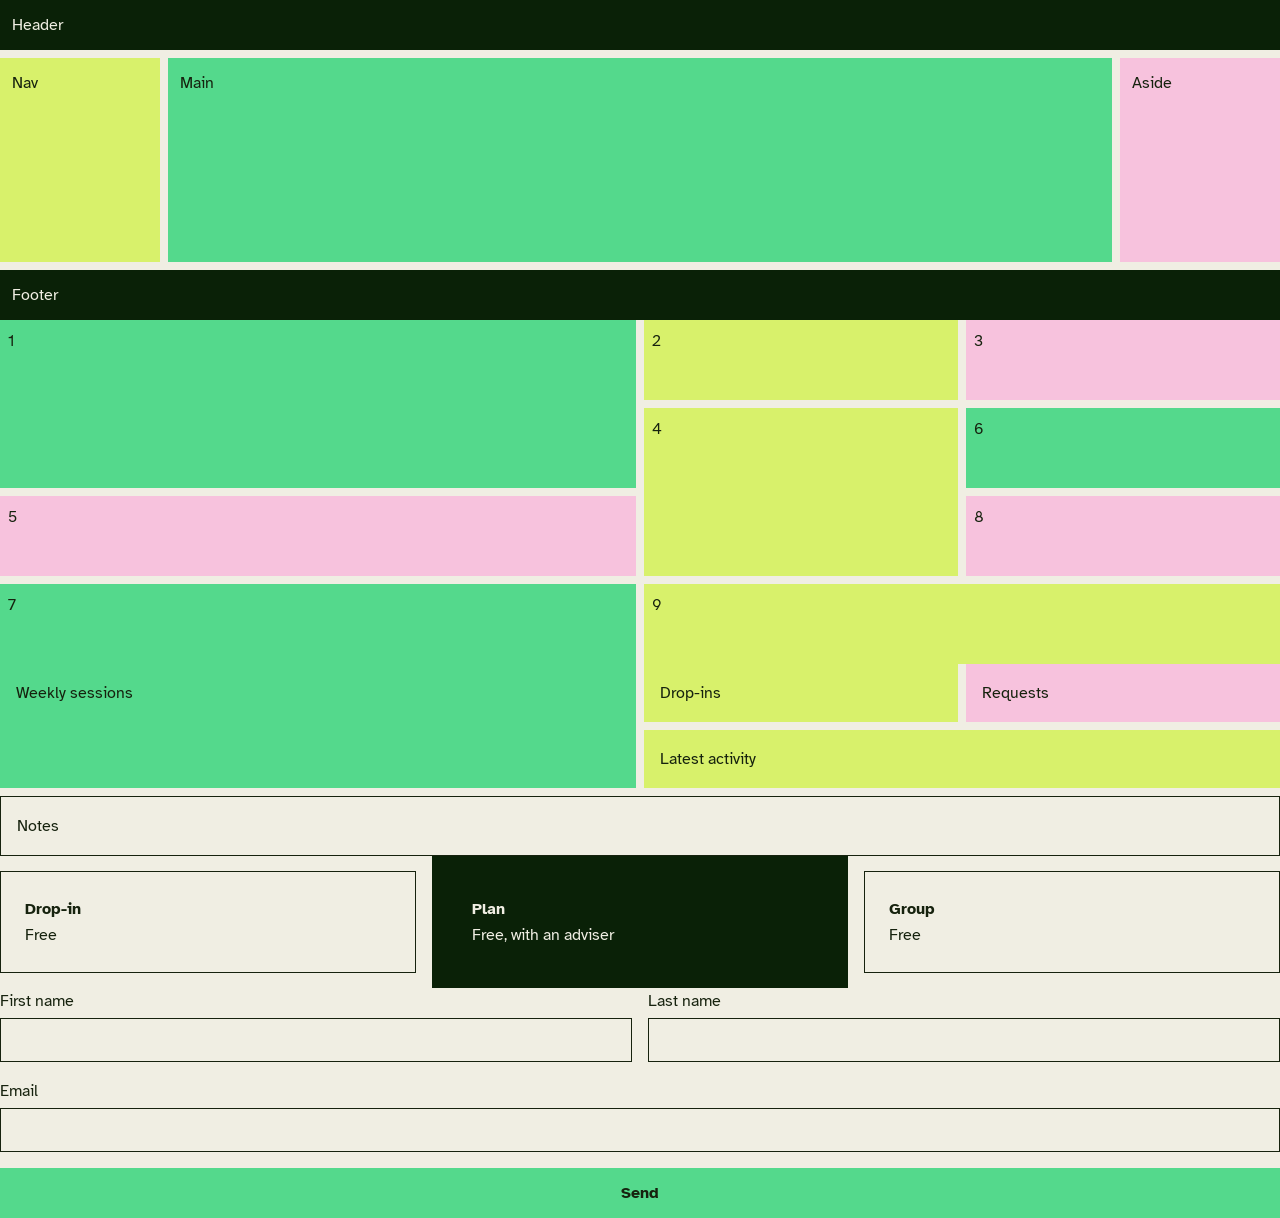
<file: 04-grid-starter/practice.html>
<!doctype html>
<html lang="en-IE">
  <head>
    <meta charset="utf-8" />
    <meta name="viewport" content="width=device-width, initial-scale=1" />
    <title>Week 04 practice</title>
    <link rel="preconnect" href="https://fonts.googleapis.com" />
    <link rel="preconnect" href="https://fonts.gstatic.com" crossorigin />
    <link
      href="https://fonts.googleapis.com/css2?family=Atkinson+Hyperlegible:ital,wght@0,400;0,700;1,400;1,700&family=Hanken+Grotesk:wght@500;700;800;900&display=swap"
      rel="stylesheet"
    />
    <link rel="stylesheet" href="assets/app.css" />
  </head>
  <main>
  <body class="bg-paper font-sans leading-relaxed text-ink">

    <div class="grid h-80 grid-cols-[10rem_1fr_10rem] grid-rows-[auto_1fr_auto] gap-2">

    <header class="col-span-3 bg-ink-deep p-3 text-on-dark">Header</header>

    <nav class="bg-lime p-3 text-on-light">Nav</nav>

    <main class="bg-green p-3 text-on-light">Main</main>

    <aside class="bg-pink p-3 text-on-light">Aside</aside>

    <footer class="col-span-3 bg-ink-deep p-3 text-on-dark">Footer</footer>

  </div>

  <div class="grid grid-flow-dense auto-rows-[5rem] grid-cols-4 gap-2">
  <div class="col-span-2 row-span-2 bg-green p-2 text-on-light">1</div>
  <div class="bg-lime p-2 text-on-light">2</div>
  <div class="bg-pink p-2 text-on-light">3</div>
  <div class="row-span-2 bg-lime p-2 text-on-light">4</div>
  <div class="col-span-2 bg-pink p-2 text-on-light">5</div>
  <div class="bg-green p-2 text-on-light">6</div>
  <div class="col-span-2 bg-green p-2 text-on-light">7</div>
  <div class="bg-pink p-2 text-on-light">8</div>
  <div class="col-span-2 bg-lime p-2 text-on-light">9</div>
  </div>

  <div class="grid grid-cols-4 gap-2">
  <div class="col-span-2 row-span-2 bg-green p-4 text-on-light">
    Weekly sessions
  </div>
  <div class="bg-lime p-4 text-on-light">Drop-ins</div>
  <div class="bg-pink p-4 text-on-light">Requests</div>
  <div class="col-span-2 bg-lime p-4 text-on-light">Latest activity</div>
  <div class="col-span-4 border-(length:--rule) border-ink bg-paper p-4">
    Notes
  </div>
</div>

<div class="grid grid-cols-3 items-center gap-4">
  <div class="border-(length:--rule) border-ink bg-paper p-6">
    <h3 class="font-bold">Drop-in</h3>
    <p>Free</p>
  </div>
  <div class="bg-ink-deep p-10 text-on-dark">
    <h3 class="font-bold">Plan</h3>
    <p>Free, with an adviser</p>
  </div>
  <div class="border-(length:--rule) border-ink bg-paper p-6">
    <h3 class="font-bold">Group</h3>
    <p>Free</p>
  </div>
</div>

<form class="grid grid-cols-2 gap-4">
  <label class="flex flex-col gap-1"
    >First name
    <input class="border-(length:--rule) border-ink bg-paper p-2" />
  </label>
  <label class="flex flex-col gap-1"
    >Last name
    <input class="border-(length:--rule) border-ink bg-paper p-2" />
  </label>
  <label class="col-span-2 flex flex-col gap-1"
    >Email
    <input class="border-(length:--rule) border-ink bg-paper p-2" />
  </label>
  <button class="col-span-2 bg-green p-3 font-bold text-on-light">Send</button>
</form>

    </main>
  </body>
</html>
</file>
<file: IXD_1/IXD_1/css/style.css>
/* css variables need to be put in :root */
:root {
	--primary-color: hsl(0, 0%, 16%);
	--secondary-color: hsl(40, 84%, 95%);
	--accent-color: hsl(31, 100%, 50%);
	--spacer: 1rem;
}

/* ANDY BELLS RESET https://piccalil.li/blog/a-more-modern-css-reset/ */
/* Box sizing rules */
*,
*::before,
*::after {
	box-sizing: border-box;
}

/* Prevent font size inflation */
html {
	-moz-text-size-adjust: none;
	-webkit-text-size-adjust: none;
	text-size-adjust: none;
}

/* Remove default margin in favour of better control in authored CSS */
body,
h1,
h2,
h3,
h4,
p,
figure,
blockquote,
dl,
dd {
	margin-block-end: 0;
}

/* Remove list styles on ul, ol elements with a list role, which suggests default styling will be removed */
ul[role="list"],
ol[role="list"] {
	list-style: none;
}

/* Set core body defaults */
body {
	min-height: 100vh;
	line-height: 1.5;
}

/* Set shorter line heights on headings and interactive elements */
h1,
h2,
h3,
h4,
button,
input,
label {
	line-height: 1.1;
}

/* Balance text wrapping on headings */
h1,
h2,
h3,
h4 {
	text-wrap: balance;
}

/* A elements that don't have a class get default styles */
a:not([class]) {
	text-decoration-skip-ink: auto;
	color: currentColor;
}

/* Make images easier to work with */
img,
picture {
	max-width: 100%;
	display: block;
}

/* Inherit fonts for inputs and buttons */
input,
button,
textarea,
select {
	font-family: inherit;
	font-size: inherit;
}

/* Make sure textareas without a rows attribute are not tiny */
textarea:not([rows]) {
	min-height: 10em;
}

/* Anything that has been anchored to should have extra scroll margin */
:target {
	scroll-margin-block: 5ex;
}

/* RESET CLOSE */

/* EMS VS REMS
https://www.youtube.com/watch?v=_-aDOAMmDHI */

.flow > * + * {
	margin-block-start: var(--flow-space, 1em);
}

body {
	padding: var(--spacer);
	font-family: "IBM Plex Sans", sans-serif;
	background-color: var(--secondary-color);
}

article {
	padding-block-start: calc(var(--spacer) * 4);
}

article > * {
	max-width: 65ch;
}

p {
	--flow-space: 2em;
}
</file>
<file: 01-utility-first-starter/assets/app.css>
/*! tailwindcss v4.3.3 | MIT License | https://tailwindcss.com */
@layer properties;
@layer theme, base, components, utilities;
@layer theme {
  :root, :host {
    --font-sans: "Atkinson Hyperlegible", system-ui, -apple-system, "Segoe UI", sans-serif;
    --font-mono: ui-monospace, SFMono-Regular, Menlo, Monaco, Consolas, "Liberation Mono",
      "Courier New", monospace;
    --spacing: 0.25rem;
    --text-base: 1rem;
    --text-base--line-height: calc(1.5 / 1);
    --font-weight-bold: 700;
    --font-weight-extrabold: 800;
    --font-weight-black: 900;
    --default-font-family: var(--font-sans);
    --default-mono-font-family: var(--font-mono);
    --font-display: "Hanken Grotesk", ui-sans-serif, system-ui, sans-serif;
    --color-paper: #f0eee3;
    --color-ink: #16220e;
    --color-link: #0b5c2a;
    --text-display: clamp(2.5rem, 1.6rem + 4vw, 5rem);
  }
}
@layer base {
  *, ::after, ::before, ::backdrop, ::file-selector-button {
    box-sizing: border-box;
    margin: 0;
    padding: 0;
    border: 0 solid;
  }
  html, :host {
    line-height: 1.5;
    -webkit-text-size-adjust: 100%;
    tab-size: 4;
    font-family: var(--default-font-family, -apple-system, BlinkMacSystemFont, "Segoe UI", Roboto, "Helvetica Neue", "Noto Sans", Arial, sans-serif, "Apple Color Emoji", "Segoe UI Emoji", "Segoe UI Symbol", "Noto Color Emoji");
    font-feature-settings: var(--default-font-feature-settings, normal);
    font-variation-settings: var(--default-font-variation-settings, normal);
    -webkit-tap-highlight-color: transparent;
  }
  hr {
    height: 0;
    color: inherit;
    border-top-width: 1px;
  }
  abbr:where([title]) {
    -webkit-text-decoration: underline dotted;
    text-decoration: underline dotted;
  }
  h1, h2, h3, h4, h5, h6 {
    font-size: inherit;
    font-weight: inherit;
  }
  a {
    color: inherit;
    -webkit-text-decoration: inherit;
    text-decoration: inherit;
  }
  b, strong {
    font-weight: bolder;
  }
  code, kbd, samp, pre {
    font-family: var(--default-mono-font-family, ui-monospace, SFMono-Regular, Menlo, Monaco, Consolas, "Liberation Mono", "Courier New", monospace);
    font-feature-settings: var(--default-mono-font-feature-settings, normal);
    font-variation-settings: var(--default-mono-font-variation-settings, normal);
    font-size: 1em;
  }
  small {
    font-size: 80%;
  }
  sub, sup {
    font-size: 75%;
    line-height: 0;
    position: relative;
    vertical-align: baseline;
  }
  sub {
    bottom: -0.25em;
  }
  sup {
    top: -0.5em;
  }
  table {
    text-indent: 0;
    border-color: inherit;
    border-collapse: collapse;
  }
  :-moz-focusring:where(:not(iframe)) {
    outline: auto;
  }
  progress {
    vertical-align: baseline;
  }
  summary {
    display: list-item;
  }
  ol, ul, menu {
    list-style: none;
  }
  img, svg, video, canvas, audio, iframe, embed, object {
    display: block;
    vertical-align: middle;
  }
  img, video {
    max-width: 100%;
    height: auto;
  }
  button, input, select, optgroup, textarea, ::file-selector-button {
    font: inherit;
    font-feature-settings: inherit;
    font-variation-settings: inherit;
    letter-spacing: inherit;
    color: inherit;
    border-radius: 0;
    background-color: transparent;
    opacity: 1;
  }
  :where(select:is([multiple], [size])) optgroup {
    font-weight: bolder;
  }
  :where(select:is([multiple], [size])) optgroup option {
    padding-inline-start: 20px;
  }
  ::file-selector-button {
    margin-inline-end: 4px;
  }
  ::placeholder {
    opacity: 1;
  }
  @supports (not (-webkit-appearance: -apple-pay-button))  or (contain-intrinsic-size: 1px) {
    ::placeholder {
      color: currentcolor;
      @supports (color: color-mix(in lab, red, red)) {
        color: color-mix(in oklab, currentcolor 50%, transparent);
      }
    }
  }
  textarea {
    resize: vertical;
  }
  ::-webkit-search-decoration {
    -webkit-appearance: none;
  }
  ::-webkit-date-and-time-value {
    min-height: 1lh;
    text-align: inherit;
  }
  ::-webkit-datetime-edit {
    display: inline-flex;
  }
  ::-webkit-datetime-edit-fields-wrapper {
    padding: 0;
  }
  ::-webkit-datetime-edit, ::-webkit-datetime-edit-year-field, ::-webkit-datetime-edit-month-field, ::-webkit-datetime-edit-day-field, ::-webkit-datetime-edit-hour-field, ::-webkit-datetime-edit-minute-field, ::-webkit-datetime-edit-second-field, ::-webkit-datetime-edit-millisecond-field, ::-webkit-datetime-edit-meridiem-field {
    padding-block: 0;
  }
  ::-webkit-calendar-picker-indicator {
    line-height: 1;
  }
  :-moz-ui-invalid {
    box-shadow: none;
  }
  button, input:where([type="button"], [type="reset"], [type="submit"]), ::file-selector-button {
    appearance: button;
  }
  ::-webkit-inner-spin-button, ::-webkit-outer-spin-button {
    height: auto;
  }
  [hidden]:where(:not([hidden="until-found"])) {
    display: none !important;
  }
}
@layer utilities {
  .mt-4 {
    margin-top: calc(var(--spacing) * 4);
  }
  .mt-6 {
    margin-top: calc(var(--spacing) * 6);
  }
  .inline-block {
    display: inline-block;
  }
  .table {
    display: table;
  }
  .max-w-\[66ch\] {
    max-width: 66ch;
  }
  .border-collapse {
    border-collapse: collapse;
  }
  .resize {
    resize: both;
  }
  .border {
    border-style: var(--tw-border-style);
    border-width: 1px;
  }
  .border-\(length\:--rule\) {
    border-style: var(--tw-border-style);
    border-width: var(--rule);
  }
  .border-ink {
    border-color: var(--color-ink);
  }
  .bg-paper {
    background-color: var(--color-paper);
  }
  .bg-transparent {
    background-color: transparent;
  }
  .px-6 {
    padding-inline: calc(var(--spacing) * 6);
  }
  .py-2 {
    padding-block: calc(var(--spacing) * 2);
  }
  .py-2\.5 {
    padding-block: calc(var(--spacing) * 2.5);
  }
  .font-display {
    font-family: var(--font-display);
  }
  .font-sans {
    font-family: var(--font-sans);
  }
  .text-base {
    font-size: var(--text-base);
    line-height: var(--tw-leading, var(--text-base--line-height));
  }
  .text-display {
    font-size: var(--text-display);
  }
  .leading-none {
    --tw-leading: 1;
    line-height: 1;
  }
  .font-black {
    --tw-font-weight: var(--font-weight-black);
    font-weight: var(--font-weight-black);
  }
  .font-bold {
    --tw-font-weight: var(--font-weight-bold);
    font-weight: var(--font-weight-bold);
  }
  .font-extrabold {
    --tw-font-weight: var(--font-weight-extrabold);
    font-weight: var(--font-weight-extrabold);
  }
  .tracking-\[-0\.03em\] {
    --tw-tracking: -0.03em;
    letter-spacing: -0.03em;
  }
  .tracking-\[0\.08em\] {
    --tw-tracking: 0.08em;
    letter-spacing: 0.08em;
  }
  .text-balance {
    text-wrap: balance;
  }
  .text-pretty {
    text-wrap: pretty;
  }
  .text-wrap {
    text-wrap: wrap;
  }
  .text-ink {
    color: var(--color-ink);
  }
  .text-link {
    color: var(--color-link);
  }
  .uppercase {
    text-transform: uppercase;
  }
  .no-underline {
    text-decoration-line: none;
  }
  .underline {
    text-decoration-line: underline;
  }
  .outline {
    outline-style: var(--tw-outline-style);
    outline-width: 1px;
  }
}
:root {
  --rule: 1.5px;
}
@property --tw-border-style {
  syntax: "*";
  inherits: false;
  initial-value: solid;
}
@property --tw-leading {
  syntax: "*";
  inherits: false;
}
@property --tw-font-weight {
  syntax: "*";
  inherits: false;
}
@property --tw-tracking {
  syntax: "*";
  inherits: false;
}
@property --tw-outline-style {
  syntax: "*";
  inherits: false;
  initial-value: solid;
}
@layer properties {
  @supports ((-webkit-hyphens: none) and (not (margin-trim: inline))) or ((-moz-orient: inline) and (not (color:rgb(from red r g b)))) {
    *, ::before, ::after, ::backdrop {
      --tw-border-style: solid;
      --tw-leading: initial;
      --tw-font-weight: initial;
      --tw-tracking: initial;
      --tw-outline-style: solid;
    }
  }
}
</file>
<file: 02-core-utilities-starter/assets/app.css>
/*! tailwindcss v4.3.3 | MIT License | https://tailwindcss.com */
@layer properties;
@layer theme, base, components, utilities;
@layer theme {
  :root, :host {
    --font-sans: "Atkinson Hyperlegible", system-ui, -apple-system, "Segoe UI", sans-serif;
    --font-mono: ui-monospace, SFMono-Regular, Menlo, Monaco, Consolas, "Liberation Mono",
      "Courier New", monospace;
    --default-font-family: var(--font-sans);
    --default-mono-font-family: var(--font-mono);
    --color-paper: #f0eee3;
    --color-ink: #16220e;
  }
}
@layer base {
  *, ::after, ::before, ::backdrop, ::file-selector-button {
    box-sizing: border-box;
    margin: 0;
    padding: 0;
    border: 0 solid;
  }
  html, :host {
    line-height: 1.5;
    -webkit-text-size-adjust: 100%;
    tab-size: 4;
    font-family: var(--default-font-family, -apple-system, BlinkMacSystemFont, "Segoe UI", Roboto, "Helvetica Neue", "Noto Sans", Arial, sans-serif, "Apple Color Emoji", "Segoe UI Emoji", "Segoe UI Symbol", "Noto Color Emoji");
    font-feature-settings: var(--default-font-feature-settings, normal);
    font-variation-settings: var(--default-font-variation-settings, normal);
    -webkit-tap-highlight-color: transparent;
  }
  hr {
    height: 0;
    color: inherit;
    border-top-width: 1px;
  }
  abbr:where([title]) {
    -webkit-text-decoration: underline dotted;
    text-decoration: underline dotted;
  }
  h1, h2, h3, h4, h5, h6 {
    font-size: inherit;
    font-weight: inherit;
  }
  a {
    color: inherit;
    -webkit-text-decoration: inherit;
    text-decoration: inherit;
  }
  b, strong {
    font-weight: bolder;
  }
  code, kbd, samp, pre {
    font-family: var(--default-mono-font-family, ui-monospace, SFMono-Regular, Menlo, Monaco, Consolas, "Liberation Mono", "Courier New", monospace);
    font-feature-settings: var(--default-mono-font-feature-settings, normal);
    font-variation-settings: var(--default-mono-font-variation-settings, normal);
    font-size: 1em;
  }
  small {
    font-size: 80%;
  }
  sub, sup {
    font-size: 75%;
    line-height: 0;
    position: relative;
    vertical-align: baseline;
  }
  sub {
    bottom: -0.25em;
  }
  sup {
    top: -0.5em;
  }
  table {
    text-indent: 0;
    border-color: inherit;
    border-collapse: collapse;
  }
  :-moz-focusring:where(:not(iframe)) {
    outline: auto;
  }
  progress {
    vertical-align: baseline;
  }
  summary {
    display: list-item;
  }
  ol, ul, menu {
    list-style: none;
  }
  img, svg, video, canvas, audio, iframe, embed, object {
    display: block;
    vertical-align: middle;
  }
  img, video {
    max-width: 100%;
    height: auto;
  }
  button, input, select, optgroup, textarea, ::file-selector-button {
    font: inherit;
    font-feature-settings: inherit;
    font-variation-settings: inherit;
    letter-spacing: inherit;
    color: inherit;
    border-radius: 0;
    background-color: transparent;
    opacity: 1;
  }
  :where(select:is([multiple], [size])) optgroup {
    font-weight: bolder;
  }
  :where(select:is([multiple], [size])) optgroup option {
    padding-inline-start: 20px;
  }
  ::file-selector-button {
    margin-inline-end: 4px;
  }
  ::placeholder {
    opacity: 1;
  }
  @supports (not (-webkit-appearance: -apple-pay-button))  or (contain-intrinsic-size: 1px) {
    ::placeholder {
      color: currentcolor;
      @supports (color: color-mix(in lab, red, red)) {
        color: color-mix(in oklab, currentcolor 50%, transparent);
      }
    }
  }
  textarea {
    resize: vertical;
  }
  ::-webkit-search-decoration {
    -webkit-appearance: none;
  }
  ::-webkit-date-and-time-value {
    min-height: 1lh;
    text-align: inherit;
  }
  ::-webkit-datetime-edit {
    display: inline-flex;
  }
  ::-webkit-datetime-edit-fields-wrapper {
    padding: 0;
  }
  ::-webkit-datetime-edit, ::-webkit-datetime-edit-year-field, ::-webkit-datetime-edit-month-field, ::-webkit-datetime-edit-day-field, ::-webkit-datetime-edit-hour-field, ::-webkit-datetime-edit-minute-field, ::-webkit-datetime-edit-second-field, ::-webkit-datetime-edit-millisecond-field, ::-webkit-datetime-edit-meridiem-field {
    padding-block: 0;
  }
  ::-webkit-calendar-picker-indicator {
    line-height: 1;
  }
  :-moz-ui-invalid {
    box-shadow: none;
  }
  button, input:where([type="button"], [type="reset"], [type="submit"]), ::file-selector-button {
    appearance: button;
  }
  ::-webkit-inner-spin-button, ::-webkit-outer-spin-button {
    height: auto;
  }
  [hidden]:where(:not([hidden="until-found"])) {
    display: none !important;
  }
}
@layer utilities {
  .table {
    display: table;
  }
  .border-collapse {
    border-collapse: collapse;
  }
  .resize {
    resize: both;
  }
  .list-none {
    list-style-type: none;
  }
  .border {
    border-style: var(--tw-border-style);
    border-width: 1px;
  }
  .border-t-\(length\:--rule\) {
    border-top-style: var(--tw-border-style);
    border-top-width: var(--rule);
  }
  .border-ink {
    border-color: var(--color-ink);
  }
  .bg-paper {
    background-color: var(--color-paper);
  }
  .py-\[clamp\(2rem\,1\.5rem\+2vw\,3\.5rem\)\] {
    padding-block: clamp(2rem, 1.5rem + 2vw, 3.5rem);
  }
  .pl-0 {
    padding-left: 0px;
  }
  .font-sans {
    font-family: var(--font-sans);
  }
  .text-ink {
    color: var(--color-ink);
  }
  .underline {
    text-decoration-line: underline;
  }
  .ring {
    --tw-ring-shadow: var(--tw-ring-inset,) 0 0 0 calc(1px + var(--tw-ring-offset-width)) var(--tw-ring-color, currentcolor);
    box-shadow: var(--tw-inset-shadow), var(--tw-inset-ring-shadow), var(--tw-ring-offset-shadow), var(--tw-ring-shadow), var(--tw-shadow);
  }
  .outline {
    outline-style: var(--tw-outline-style);
    outline-width: 1px;
  }
}
:root {
  --rule: 1.5px;
}
@property --tw-border-style {
  syntax: "*";
  inherits: false;
  initial-value: solid;
}
@property --tw-shadow {
  syntax: "*";
  inherits: false;
  initial-value: 0 0 #0000;
}
@property --tw-shadow-color {
  syntax: "*";
  inherits: false;
}
@property --tw-shadow-alpha {
  syntax: "<percentage>";
  inherits: false;
  initial-value: 100%;
}
@property --tw-inset-shadow {
  syntax: "*";
  inherits: false;
  initial-value: 0 0 #0000;
}
@property --tw-inset-shadow-color {
  syntax: "*";
  inherits: false;
}
@property --tw-inset-shadow-alpha {
  syntax: "<percentage>";
  inherits: false;
  initial-value: 100%;
}
@property --tw-ring-color {
  syntax: "*";
  inherits: false;
}
@property --tw-ring-shadow {
  syntax: "*";
  inherits: false;
  initial-value: 0 0 #0000;
}
@property --tw-inset-ring-color {
  syntax: "*";
  inherits: false;
}
@property --tw-inset-ring-shadow {
  syntax: "*";
  inherits: false;
  initial-value: 0 0 #0000;
}
@property --tw-ring-inset {
  syntax: "*";
  inherits: false;
}
@property --tw-ring-offset-width {
  syntax: "<length>";
  inherits: false;
  initial-value: 0px;
}
@property --tw-ring-offset-color {
  syntax: "*";
  inherits: false;
  initial-value: #fff;
}
@property --tw-ring-offset-shadow {
  syntax: "*";
  inherits: false;
  initial-value: 0 0 #0000;
}
@property --tw-outline-style {
  syntax: "*";
  inherits: false;
  initial-value: solid;
}
@layer properties {
  @supports ((-webkit-hyphens: none) and (not (margin-trim: inline))) or ((-moz-orient: inline) and (not (color:rgb(from red r g b)))) {
    *, ::before, ::after, ::backdrop {
      --tw-border-style: solid;
      --tw-shadow: 0 0 #0000;
      --tw-shadow-color: initial;
      --tw-shadow-alpha: 100%;
      --tw-inset-shadow: 0 0 #0000;
      --tw-inset-shadow-color: initial;
      --tw-inset-shadow-alpha: 100%;
      --tw-ring-color: initial;
      --tw-ring-shadow: 0 0 #0000;
      --tw-inset-ring-color: initial;
      --tw-inset-ring-shadow: 0 0 #0000;
      --tw-ring-inset: initial;
      --tw-ring-offset-width: 0px;
      --tw-ring-offset-color: #fff;
      --tw-ring-offset-shadow: 0 0 #0000;
      --tw-outline-style: solid;
    }
  }
}
</file>
<file: 03-flexbox-starter/assets/app.css>
/*! tailwindcss v4.3.3 | MIT License | https://tailwindcss.com */
@layer properties;
@layer theme, base, components, utilities;
@layer theme {
  :root, :host {
    --font-sans: "Atkinson Hyperlegible", system-ui, -apple-system, "Segoe UI", sans-serif;
    --font-mono: ui-monospace, SFMono-Regular, Menlo, Monaco, Consolas, "Liberation Mono",
      "Courier New", monospace;
    --spacing: 0.25rem;
    --container-5xl: 64rem;
    --text-base: 1rem;
    --text-base--line-height: calc(1.5 / 1);
    --text-lg: 1.125rem;
    --text-lg--line-height: calc(1.75 / 1.125);
    --text-xl: 1.25rem;
    --text-xl--line-height: calc(1.75 / 1.25);
    --font-weight-bold: 700;
    --font-weight-extrabold: 800;
    --font-weight-black: 900;
    --tracking-tight: -0.025em;
    --default-font-family: var(--font-sans);
    --default-mono-font-family: var(--font-mono);
    --font-display: "Hanken Grotesk", ui-sans-serif, system-ui, sans-serif;
    --color-paper: #f0eee3;
    --color-ink: #16220e;
    --color-ink-deep: #0a2107;
    --color-green: #54d98c;
    --color-lime: #d8f16b;
    --color-pink: #f7c2dd;
    --color-link: #0b5c2a;
    --color-on-light: #16220e;
    --color-on-dark: #f0eee3;
  }
}
@layer base {
  *, ::after, ::before, ::backdrop, ::file-selector-button {
    box-sizing: border-box;
    margin: 0;
    padding: 0;
    border: 0 solid;
  }
  html, :host {
    line-height: 1.5;
    -webkit-text-size-adjust: 100%;
    tab-size: 4;
    font-family: var(--default-font-family, -apple-system, BlinkMacSystemFont, "Segoe UI", Roboto, "Helvetica Neue", "Noto Sans", Arial, sans-serif, "Apple Color Emoji", "Segoe UI Emoji", "Segoe UI Symbol", "Noto Color Emoji");
    font-feature-settings: var(--default-font-feature-settings, normal);
    font-variation-settings: var(--default-font-variation-settings, normal);
    -webkit-tap-highlight-color: transparent;
  }
  hr {
    height: 0;
    color: inherit;
    border-top-width: 1px;
  }
  abbr:where([title]) {
    -webkit-text-decoration: underline dotted;
    text-decoration: underline dotted;
  }
  h1, h2, h3, h4, h5, h6 {
    font-size: inherit;
    font-weight: inherit;
  }
  a {
    color: inherit;
    -webkit-text-decoration: inherit;
    text-decoration: inherit;
  }
  b, strong {
    font-weight: bolder;
  }
  code, kbd, samp, pre {
    font-family: var(--default-mono-font-family, ui-monospace, SFMono-Regular, Menlo, Monaco, Consolas, "Liberation Mono", "Courier New", monospace);
    font-feature-settings: var(--default-mono-font-feature-settings, normal);
    font-variation-settings: var(--default-mono-font-variation-settings, normal);
    font-size: 1em;
  }
  small {
    font-size: 80%;
  }
  sub, sup {
    font-size: 75%;
    line-height: 0;
    position: relative;
    vertical-align: baseline;
  }
  sub {
    bottom: -0.25em;
  }
  sup {
    top: -0.5em;
  }
  table {
    text-indent: 0;
    border-color: inherit;
    border-collapse: collapse;
  }
  :-moz-focusring:where(:not(iframe)) {
    outline: auto;
  }
  progress {
    vertical-align: baseline;
  }
  summary {
    display: list-item;
  }
  ol, ul, menu {
    list-style: none;
  }
  img, svg, video, canvas, audio, iframe, embed, object {
    display: block;
    vertical-align: middle;
  }
  img, video {
    max-width: 100%;
    height: auto;
  }
  button, input, select, optgroup, textarea, ::file-selector-button {
    font: inherit;
    font-feature-settings: inherit;
    font-variation-settings: inherit;
    letter-spacing: inherit;
    color: inherit;
    border-radius: 0;
    background-color: transparent;
    opacity: 1;
  }
  :where(select:is([multiple], [size])) optgroup {
    font-weight: bolder;
  }
  :where(select:is([multiple], [size])) optgroup option {
    padding-inline-start: 20px;
  }
  ::file-selector-button {
    margin-inline-end: 4px;
  }
  ::placeholder {
    opacity: 1;
  }
  @supports (not (-webkit-appearance: -apple-pay-button))  or (contain-intrinsic-size: 1px) {
    ::placeholder {
      color: currentcolor;
      @supports (color: color-mix(in lab, red, red)) {
        color: color-mix(in oklab, currentcolor 50%, transparent);
      }
    }
  }
  textarea {
    resize: vertical;
  }
  ::-webkit-search-decoration {
    -webkit-appearance: none;
  }
  ::-webkit-date-and-time-value {
    min-height: 1lh;
    text-align: inherit;
  }
  ::-webkit-datetime-edit {
    display: inline-flex;
  }
  ::-webkit-datetime-edit-fields-wrapper {
    padding: 0;
  }
  ::-webkit-datetime-edit, ::-webkit-datetime-edit-year-field, ::-webkit-datetime-edit-month-field, ::-webkit-datetime-edit-day-field, ::-webkit-datetime-edit-hour-field, ::-webkit-datetime-edit-minute-field, ::-webkit-datetime-edit-second-field, ::-webkit-datetime-edit-millisecond-field, ::-webkit-datetime-edit-meridiem-field {
    padding-block: 0;
  }
  ::-webkit-calendar-picker-indicator {
    line-height: 1;
  }
  :-moz-ui-invalid {
    box-shadow: none;
  }
  button, input:where([type="button"], [type="reset"], [type="submit"]), ::file-selector-button {
    appearance: button;
  }
  ::-webkit-inner-spin-button, ::-webkit-outer-spin-button {
    height: auto;
  }
  [hidden]:where(:not([hidden="until-found"])) {
    display: none !important;
  }
}
@layer utilities {
  .mx-auto {
    margin-inline: auto;
  }
  .mr-2 {
    margin-right: calc(var(--spacing) * 2);
  }
  .ml-auto {
    margin-left: auto;
  }
  .block {
    display: block;
  }
  .contents {
    display: contents;
  }
  .flex {
    display: flex;
  }
  .inline {
    display: inline;
  }
  .table {
    display: table;
  }
  .size-3 {
    width: calc(var(--spacing) * 3);
    height: calc(var(--spacing) * 3);
  }
  .h-14 {
    height: calc(var(--spacing) * 14);
  }
  .w-14 {
    width: calc(var(--spacing) * 14);
  }
  .max-w-5xl {
    max-width: var(--container-5xl);
  }
  .border-collapse {
    border-collapse: collapse;
  }
  .resize {
    resize: both;
  }
  .list-none {
    list-style-type: none;
  }
  .flex-wrap {
    flex-wrap: wrap;
  }
  .items-center {
    align-items: center;
  }
  .justify-between {
    justify-content: space-between;
  }
  .gap-4 {
    gap: calc(var(--spacing) * 4);
  }
  .rounded-full {
    border-radius: calc(infinity * 1px);
  }
  .border {
    border-style: var(--tw-border-style);
    border-width: 1px;
  }
  .border-t-\(length\:--rule\) {
    border-top-style: var(--tw-border-style);
    border-top-width: var(--rule);
  }
  .border-b-\(length\:--rule\) {
    border-bottom-style: var(--tw-border-style);
    border-bottom-width: var(--rule);
  }
  .border-ink {
    border-color: var(--color-ink);
  }
  .bg-green {
    background-color: var(--color-green);
  }
  .bg-ink-deep {
    background-color: var(--color-ink-deep);
  }
  .bg-lime {
    background-color: var(--color-lime);
  }
  .bg-paper {
    background-color: var(--color-paper);
  }
  .bg-pink {
    background-color: var(--color-pink);
  }
  .p-4 {
    padding: calc(var(--spacing) * 4);
  }
  .p-8 {
    padding: calc(var(--spacing) * 8);
  }
  .px-5 {
    padding-inline: calc(var(--spacing) * 5);
  }
  .py-1 {
    padding-block: var(--spacing);
  }
  .py-4 {
    padding-block: calc(var(--spacing) * 4);
  }
  .pl-0 {
    padding-left: 0px;
  }
  .text-center {
    text-align: center;
  }
  .font-display {
    font-family: var(--font-display);
  }
  .font-sans {
    font-family: var(--font-sans);
  }
  .text-base {
    font-size: var(--text-base);
    line-height: var(--tw-leading, var(--text-base--line-height));
  }
  .text-lg {
    font-size: var(--text-lg);
    line-height: var(--tw-leading, var(--text-lg--line-height));
  }
  .text-xl {
    font-size: var(--text-xl);
    line-height: var(--tw-leading, var(--text-xl--line-height));
  }
  .font-black {
    --tw-font-weight: var(--font-weight-black);
    font-weight: var(--font-weight-black);
  }
  .font-bold {
    --tw-font-weight: var(--font-weight-bold);
    font-weight: var(--font-weight-bold);
  }
  .font-extrabold {
    --tw-font-weight: var(--font-weight-extrabold);
    font-weight: var(--font-weight-extrabold);
  }
  .tracking-tight {
    --tw-tracking: var(--tracking-tight);
    letter-spacing: var(--tracking-tight);
  }
  .text-ink {
    color: var(--color-ink);
  }
  .text-link {
    color: var(--color-link);
  }
  .text-on-dark {
    color: var(--color-on-dark);
  }
  .text-on-light {
    color: var(--color-on-light);
  }
  .no-underline {
    text-decoration-line: none;
  }
  .underline {
    text-decoration-line: underline;
  }
  .outline {
    outline-style: var(--tw-outline-style);
    outline-width: 1px;
  }
  .filter {
    filter: var(--tw-blur,) var(--tw-brightness,) var(--tw-contrast,) var(--tw-grayscale,) var(--tw-hue-rotate,) var(--tw-invert,) var(--tw-saturate,) var(--tw-sepia,) var(--tw-drop-shadow,);
  }
}
:root {
  --rule: 1.5px;
}
@property --tw-border-style {
  syntax: "*";
  inherits: false;
  initial-value: solid;
}
@property --tw-font-weight {
  syntax: "*";
  inherits: false;
}
@property --tw-tracking {
  syntax: "*";
  inherits: false;
}
@property --tw-outline-style {
  syntax: "*";
  inherits: false;
  initial-value: solid;
}
@property --tw-blur {
  syntax: "*";
  inherits: false;
}
@property --tw-brightness {
  syntax: "*";
  inherits: false;
}
@property --tw-contrast {
  syntax: "*";
  inherits: false;
}
@property --tw-grayscale {
  syntax: "*";
  inherits: false;
}
@property --tw-hue-rotate {
  syntax: "*";
  inherits: false;
}
@property --tw-invert {
  syntax: "*";
  inherits: false;
}
@property --tw-opacity {
  syntax: "*";
  inherits: false;
}
@property --tw-saturate {
  syntax: "*";
  inherits: false;
}
@property --tw-sepia {
  syntax: "*";
  inherits: false;
}
@property --tw-drop-shadow {
  syntax: "*";
  inherits: false;
}
@property --tw-drop-shadow-color {
  syntax: "*";
  inherits: false;
}
@property --tw-drop-shadow-alpha {
  syntax: "<percentage>";
  inherits: false;
  initial-value: 100%;
}
@property --tw-drop-shadow-size {
  syntax: "*";
  inherits: false;
}
@layer properties {
  @supports ((-webkit-hyphens: none) and (not (margin-trim: inline))) or ((-moz-orient: inline) and (not (color:rgb(from red r g b)))) {
    *, ::before, ::after, ::backdrop {
      --tw-border-style: solid;
      --tw-font-weight: initial;
      --tw-tracking: initial;
      --tw-outline-style: solid;
      --tw-blur: initial;
      --tw-brightness: initial;
      --tw-contrast: initial;
      --tw-grayscale: initial;
      --tw-hue-rotate: initial;
      --tw-invert: initial;
      --tw-opacity: initial;
      --tw-saturate: initial;
      --tw-sepia: initial;
      --tw-drop-shadow: initial;
      --tw-drop-shadow-color: initial;
      --tw-drop-shadow-alpha: 100%;
      --tw-drop-shadow-size: initial;
    }
  }
}
</file>
<file: 04-grid-starter/assets/app.css>
/*! tailwindcss v4.3.3 | MIT License | https://tailwindcss.com */
@layer properties;
@layer theme, base, components, utilities;
@layer theme {
  :root, :host {
    --font-sans: "Atkinson Hyperlegible", system-ui, -apple-system, "Segoe UI", sans-serif;
    --font-mono: ui-monospace, SFMono-Regular, Menlo, Monaco, Consolas, "Liberation Mono",
      "Courier New", monospace;
    --spacing: 0.25rem;
    --container-sm: 24rem;
    --container-5xl: 64rem;
    --text-base: 1rem;
    --text-base--line-height: calc(1.5 / 1);
    --text-xl: 1.25rem;
    --text-xl--line-height: calc(1.75 / 1.25);
    --font-weight-bold: 700;
    --font-weight-extrabold: 800;
    --font-weight-black: 900;
    --tracking-tight: -0.025em;
    --leading-relaxed: 1.625;
    --radius-2xl: 1rem;
    --default-font-family: var(--font-sans);
    --default-mono-font-family: var(--font-mono);
    --font-display: "Hanken Grotesk", ui-sans-serif, system-ui, sans-serif;
    --color-paper: #f0eee3;
    --color-ink: #16220e;
    --color-ink-deep: #0a2107;
    --color-green: #54d98c;
    --color-lime: #d8f16b;
    --color-pink: #f7c2dd;
    --color-link: #0b5c2a;
    --color-on-light: #16220e;
    --color-on-dark: #f0eee3;
    --text-display: clamp(2.5rem, 1.6rem + 4vw, 5rem);
    --text-h2: clamp(1.75rem, 1.4rem + 1.6vw, 2.5rem);
  }
}
@layer base {
  *, ::after, ::before, ::backdrop, ::file-selector-button {
    box-sizing: border-box;
    margin: 0;
    padding: 0;
    border: 0 solid;
  }
  html, :host {
    line-height: 1.5;
    -webkit-text-size-adjust: 100%;
    tab-size: 4;
    font-family: var(--default-font-family, -apple-system, BlinkMacSystemFont, "Segoe UI", Roboto, "Helvetica Neue", "Noto Sans", Arial, sans-serif, "Apple Color Emoji", "Segoe UI Emoji", "Segoe UI Symbol", "Noto Color Emoji");
    font-feature-settings: var(--default-font-feature-settings, normal);
    font-variation-settings: var(--default-font-variation-settings, normal);
    -webkit-tap-highlight-color: transparent;
  }
  hr {
    height: 0;
    color: inherit;
    border-top-width: 1px;
  }
  abbr:where([title]) {
    -webkit-text-decoration: underline dotted;
    text-decoration: underline dotted;
  }
  h1, h2, h3, h4, h5, h6 {
    font-size: inherit;
    font-weight: inherit;
  }
  a {
    color: inherit;
    -webkit-text-decoration: inherit;
    text-decoration: inherit;
  }
  b, strong {
    font-weight: bolder;
  }
  code, kbd, samp, pre {
    font-family: var(--default-mono-font-family, ui-monospace, SFMono-Regular, Menlo, Monaco, Consolas, "Liberation Mono", "Courier New", monospace);
    font-feature-settings: var(--default-mono-font-feature-settings, normal);
    font-variation-settings: var(--default-mono-font-variation-settings, normal);
    font-size: 1em;
  }
  small {
    font-size: 80%;
  }
  sub, sup {
    font-size: 75%;
    line-height: 0;
    position: relative;
    vertical-align: baseline;
  }
  sub {
    bottom: -0.25em;
  }
  sup {
    top: -0.5em;
  }
  table {
    text-indent: 0;
    border-color: inherit;
    border-collapse: collapse;
  }
  :-moz-focusring:where(:not(iframe)) {
    outline: auto;
  }
  progress {
    vertical-align: baseline;
  }
  summary {
    display: list-item;
  }
  ol, ul, menu {
    list-style: none;
  }
  img, svg, video, canvas, audio, iframe, embed, object {
    display: block;
    vertical-align: middle;
  }
  img, video {
    max-width: 100%;
    height: auto;
  }
  button, input, select, optgroup, textarea, ::file-selector-button {
    font: inherit;
    font-feature-settings: inherit;
    font-variation-settings: inherit;
    letter-spacing: inherit;
    color: inherit;
    border-radius: 0;
    background-color: transparent;
    opacity: 1;
  }
  :where(select:is([multiple], [size])) optgroup {
    font-weight: bolder;
  }
  :where(select:is([multiple], [size])) optgroup option {
    padding-inline-start: 20px;
  }
  ::file-selector-button {
    margin-inline-end: 4px;
  }
  ::placeholder {
    opacity: 1;
  }
  @supports (not (-webkit-appearance: -apple-pay-button))  or (contain-intrinsic-size: 1px) {
    ::placeholder {
      color: currentcolor;
      @supports (color: color-mix(in lab, red, red)) {
        color: color-mix(in oklab, currentcolor 50%, transparent);
      }
    }
  }
  textarea {
    resize: vertical;
  }
  ::-webkit-search-decoration {
    -webkit-appearance: none;
  }
  ::-webkit-date-and-time-value {
    min-height: 1lh;
    text-align: inherit;
  }
  ::-webkit-datetime-edit {
    display: inline-flex;
  }
  ::-webkit-datetime-edit-fields-wrapper {
    padding: 0;
  }
  ::-webkit-datetime-edit, ::-webkit-datetime-edit-year-field, ::-webkit-datetime-edit-month-field, ::-webkit-datetime-edit-day-field, ::-webkit-datetime-edit-hour-field, ::-webkit-datetime-edit-minute-field, ::-webkit-datetime-edit-second-field, ::-webkit-datetime-edit-millisecond-field, ::-webkit-datetime-edit-meridiem-field {
    padding-block: 0;
  }
  ::-webkit-calendar-picker-indicator {
    line-height: 1;
  }
  :-moz-ui-invalid {
    box-shadow: none;
  }
  button, input:where([type="button"], [type="reset"], [type="submit"]), ::file-selector-button {
    appearance: button;
  }
  ::-webkit-inner-spin-button, ::-webkit-outer-spin-button {
    height: auto;
  }
  [hidden]:where(:not([hidden="until-found"])) {
    display: none !important;
  }
}
@layer utilities {
  .col-span-2 {
    grid-column: span 2 / span 2;
  }
  .col-span-3 {
    grid-column: span 3 / span 3;
  }
  .col-span-4 {
    grid-column: span 4 / span 4;
  }
  .row-span-2 {
    grid-row: span 2 / span 2;
  }
  .m-0 {
    margin: 0px;
  }
  .mx-auto {
    margin-inline: auto;
  }
  .mt-4 {
    margin-top: calc(var(--spacing) * 4);
  }
  .mt-6 {
    margin-top: calc(var(--spacing) * 6);
  }
  .mb-1 {
    margin-bottom: var(--spacing);
  }
  .mb-2 {
    margin-bottom: calc(var(--spacing) * 2);
  }
  .mb-3 {
    margin-bottom: calc(var(--spacing) * 3);
  }
  .flex {
    display: flex;
  }
  .grid {
    display: grid;
  }
  .inline-block {
    display: inline-block;
  }
  .inline-flex {
    display: inline-flex;
  }
  .table {
    display: table;
  }
  .h-9 {
    height: calc(var(--spacing) * 9);
  }
  .h-10 {
    height: calc(var(--spacing) * 10);
  }
  .h-80 {
    height: calc(var(--spacing) * 80);
  }
  .w-9 {
    width: calc(var(--spacing) * 9);
  }
  .w-10 {
    width: calc(var(--spacing) * 10);
  }
  .w-full {
    width: 100%;
  }
  .max-w-5xl {
    max-width: var(--container-5xl);
  }
  .max-w-\[66ch\] {
    max-width: 66ch;
  }
  .max-w-sm {
    max-width: var(--container-sm);
  }
  .border-collapse {
    border-collapse: collapse;
  }
  .resize {
    resize: both;
  }
  .grid-flow-dense {
    grid-auto-flow: dense;
  }
  .auto-rows-\[5rem\] {
    grid-auto-rows: 5rem;
  }
  .grid-cols-2 {
    grid-template-columns: repeat(2, minmax(0, 1fr));
  }
  .grid-cols-3 {
    grid-template-columns: repeat(3, minmax(0, 1fr));
  }
  .grid-cols-4 {
    grid-template-columns: repeat(4, minmax(0, 1fr));
  }
  .grid-cols-\[1\.1fr_0\.9fr\] {
    grid-template-columns: 1.1fr 0.9fr;
  }
  .grid-cols-\[10rem_1fr_10rem\] {
    grid-template-columns: 10rem 1fr 10rem;
  }
  .grid-cols-\[minmax\(5rem\,12\%\)_1fr\] {
    grid-template-columns: minmax(5rem,12%) 1fr;
  }
  .grid-rows-\[auto_1fr_auto\] {
    grid-template-rows: auto 1fr auto;
  }
  .flex-col {
    flex-direction: column;
  }
  .items-center {
    align-items: center;
  }
  .justify-center {
    justify-content: center;
  }
  .gap-1 {
    gap: var(--spacing);
  }
  .gap-2 {
    gap: calc(var(--spacing) * 2);
  }
  .gap-4 {
    gap: calc(var(--spacing) * 4);
  }
  .gap-6 {
    gap: calc(var(--spacing) * 6);
  }
  .gap-10 {
    gap: calc(var(--spacing) * 10);
  }
  .rounded-2xl {
    border-radius: var(--radius-2xl);
  }
  .rounded-full {
    border-radius: calc(infinity * 1px);
  }
  .border {
    border-style: var(--tw-border-style);
    border-width: 1px;
  }
  .border-\(length\:--rule\) {
    border-style: var(--tw-border-style);
    border-width: var(--rule);
  }
  .border-y-\(length\:--rule\) {
    border-block-style: var(--tw-border-style);
    border-block-width: var(--rule);
  }
  .border-t-\(length\:--rule\) {
    border-top-style: var(--tw-border-style);
    border-top-width: var(--rule);
  }
  .border-b-\(length\:--rule\) {
    border-bottom-style: var(--tw-border-style);
    border-bottom-width: var(--rule);
  }
  .border-l-\(length\:--rule\) {
    border-left-style: var(--tw-border-style);
    border-left-width: var(--rule);
  }
  .border-ink {
    border-color: var(--color-ink);
  }
  .bg-green {
    background-color: var(--color-green);
  }
  .bg-ink-deep {
    background-color: var(--color-ink-deep);
  }
  .bg-lime {
    background-color: var(--color-lime);
  }
  .bg-paper {
    background-color: var(--color-paper);
  }
  .bg-pink {
    background-color: var(--color-pink);
  }
  .bg-transparent {
    background-color: transparent;
  }
  .p-2 {
    padding: calc(var(--spacing) * 2);
  }
  .p-3 {
    padding: calc(var(--spacing) * 3);
  }
  .p-4 {
    padding: calc(var(--spacing) * 4);
  }
  .p-5 {
    padding: calc(var(--spacing) * 5);
  }
  .p-6 {
    padding: calc(var(--spacing) * 6);
  }
  .p-10 {
    padding: calc(var(--spacing) * 10);
  }
  .px-4 {
    padding-inline: calc(var(--spacing) * 4);
  }
  .px-5 {
    padding-inline: calc(var(--spacing) * 5);
  }
  .px-6 {
    padding-inline: calc(var(--spacing) * 6);
  }
  .py-2 {
    padding-block: calc(var(--spacing) * 2);
  }
  .py-2\.5 {
    padding-block: calc(var(--spacing) * 2.5);
  }
  .py-20 {
    padding-block: calc(var(--spacing) * 20);
  }
  .py-\[clamp\(2\.5rem\,1\.5rem\+4vw\,5rem\)\] {
    padding-block: clamp(2.5rem, 1.5rem + 4vw, 5rem);
  }
  .py-\[clamp\(2\.25rem\,1\.5rem\+3vw\,4rem\)\] {
    padding-block: clamp(2.25rem, 1.5rem + 3vw, 4rem);
  }
  .pt-16 {
    padding-top: calc(var(--spacing) * 16);
  }
  .pb-6 {
    padding-bottom: calc(var(--spacing) * 6);
  }
  .font-display {
    font-family: var(--font-display);
  }
  .font-sans {
    font-family: var(--font-sans);
  }
  .text-base {
    font-size: var(--text-base);
    line-height: var(--tw-leading, var(--text-base--line-height));
  }
  .text-xl {
    font-size: var(--text-xl);
    line-height: var(--tw-leading, var(--text-xl--line-height));
  }
  .text-\[clamp\(2\.25rem\,1\.75rem\+2\.2vw\,3\.5rem\)\] {
    font-size: clamp(2.25rem, 1.75rem + 2.2vw, 3.5rem);
  }
  .text-\[clamp\(2rem\,1\.5rem\+2vw\,3rem\)\] {
    font-size: clamp(2rem, 1.5rem + 2vw, 3rem);
  }
  .text-display {
    font-size: var(--text-display);
  }
  .text-h2 {
    font-size: var(--text-h2);
  }
  .leading-none {
    --tw-leading: 1;
    line-height: 1;
  }
  .leading-relaxed {
    --tw-leading: var(--leading-relaxed);
    line-height: var(--leading-relaxed);
  }
  .font-black {
    --tw-font-weight: var(--font-weight-black);
    font-weight: var(--font-weight-black);
  }
  .font-bold {
    --tw-font-weight: var(--font-weight-bold);
    font-weight: var(--font-weight-bold);
  }
  .font-extrabold {
    --tw-font-weight: var(--font-weight-extrabold);
    font-weight: var(--font-weight-extrabold);
  }
  .tracking-\[-0\.03em\] {
    --tw-tracking: -0.03em;
    letter-spacing: -0.03em;
  }
  .tracking-\[0\.03em\] {
    --tw-tracking: 0.03em;
    letter-spacing: 0.03em;
  }
  .tracking-\[0\.08em\] {
    --tw-tracking: 0.08em;
    letter-spacing: 0.08em;
  }
  .tracking-tight {
    --tw-tracking: var(--tracking-tight);
    letter-spacing: var(--tracking-tight);
  }
  .text-balance {
    text-wrap: balance;
  }
  .text-pretty {
    text-wrap: pretty;
  }
  .text-wrap {
    text-wrap: wrap;
  }
  .text-inherit {
    color: inherit;
  }
  .text-ink {
    color: var(--color-ink);
  }
  .text-link {
    color: var(--color-link);
  }
  .text-on-dark {
    color: var(--color-on-dark);
  }
  .text-on-light {
    color: var(--color-on-light);
  }
  .uppercase {
    text-transform: uppercase;
  }
  .no-underline {
    text-decoration-line: none;
  }
  .underline {
    text-decoration-line: underline;
  }
  .outline {
    outline-style: var(--tw-outline-style);
    outline-width: 1px;
  }
}
:root {
  --rule: 1.5px;
}
@property --tw-border-style {
  syntax: "*";
  inherits: false;
  initial-value: solid;
}
@property --tw-leading {
  syntax: "*";
  inherits: false;
}
@property --tw-font-weight {
  syntax: "*";
  inherits: false;
}
@property --tw-tracking {
  syntax: "*";
  inherits: false;
}
@property --tw-outline-style {
  syntax: "*";
  inherits: false;
  initial-value: solid;
}
@layer properties {
  @supports ((-webkit-hyphens: none) and (not (margin-trim: inline))) or ((-moz-orient: inline) and (not (color:rgb(from red r g b)))) {
    *, ::before, ::after, ::backdrop {
      --tw-border-style: solid;
      --tw-leading: initial;
      --tw-font-weight: initial;
      --tw-tracking: initial;
      --tw-outline-style: solid;
    }
  }
}
</file>
